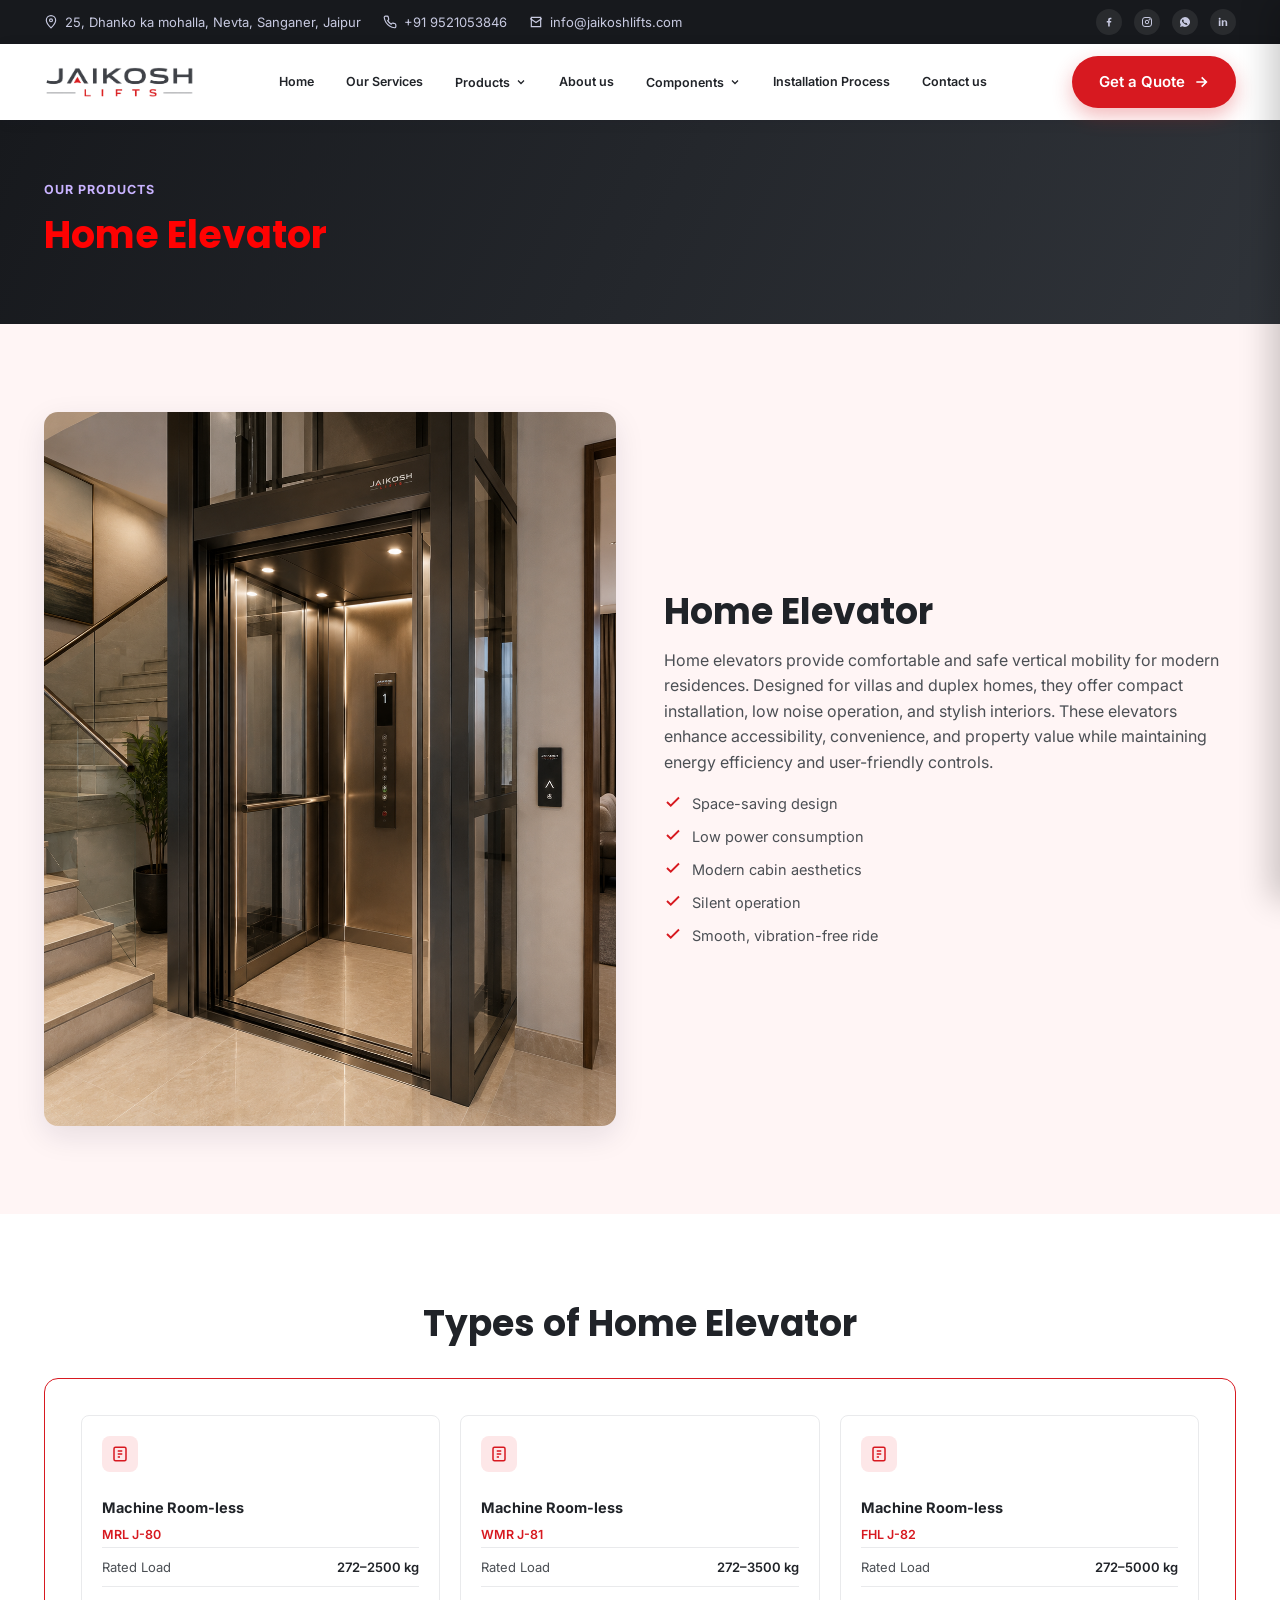
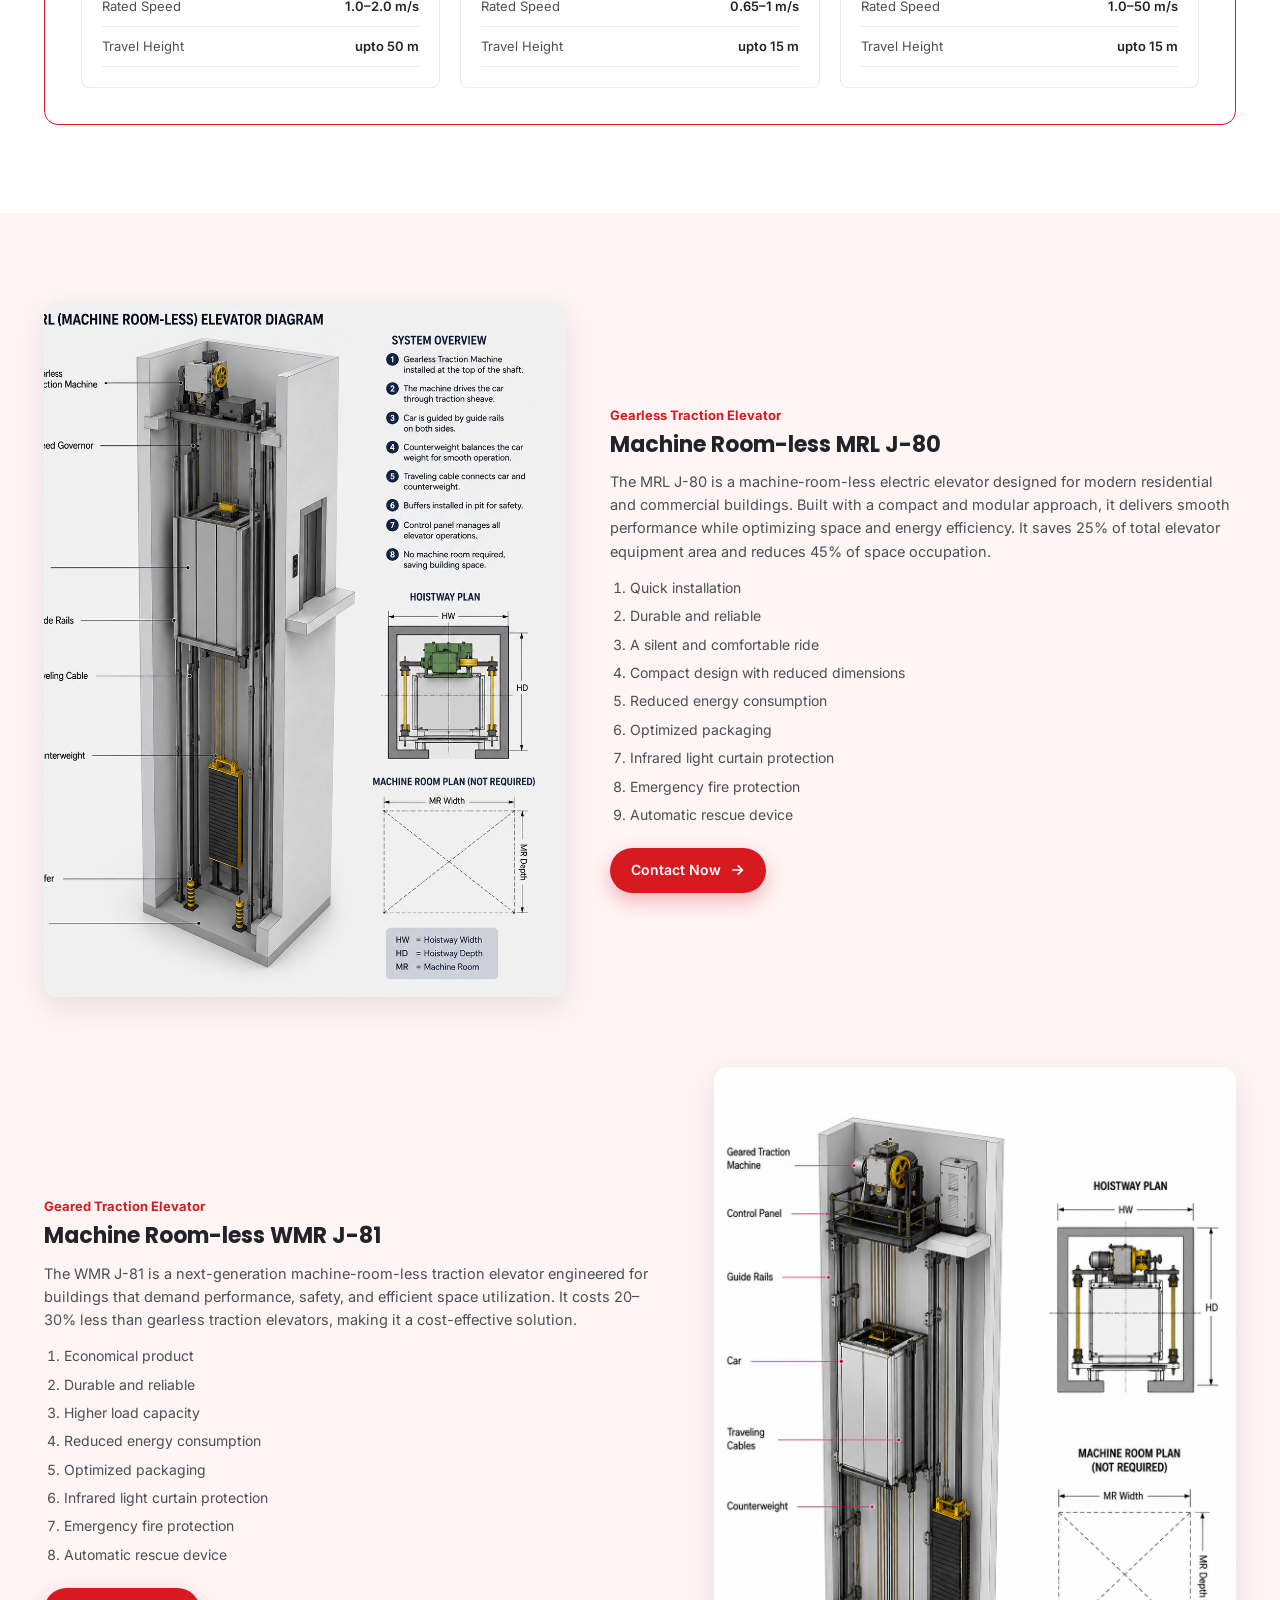
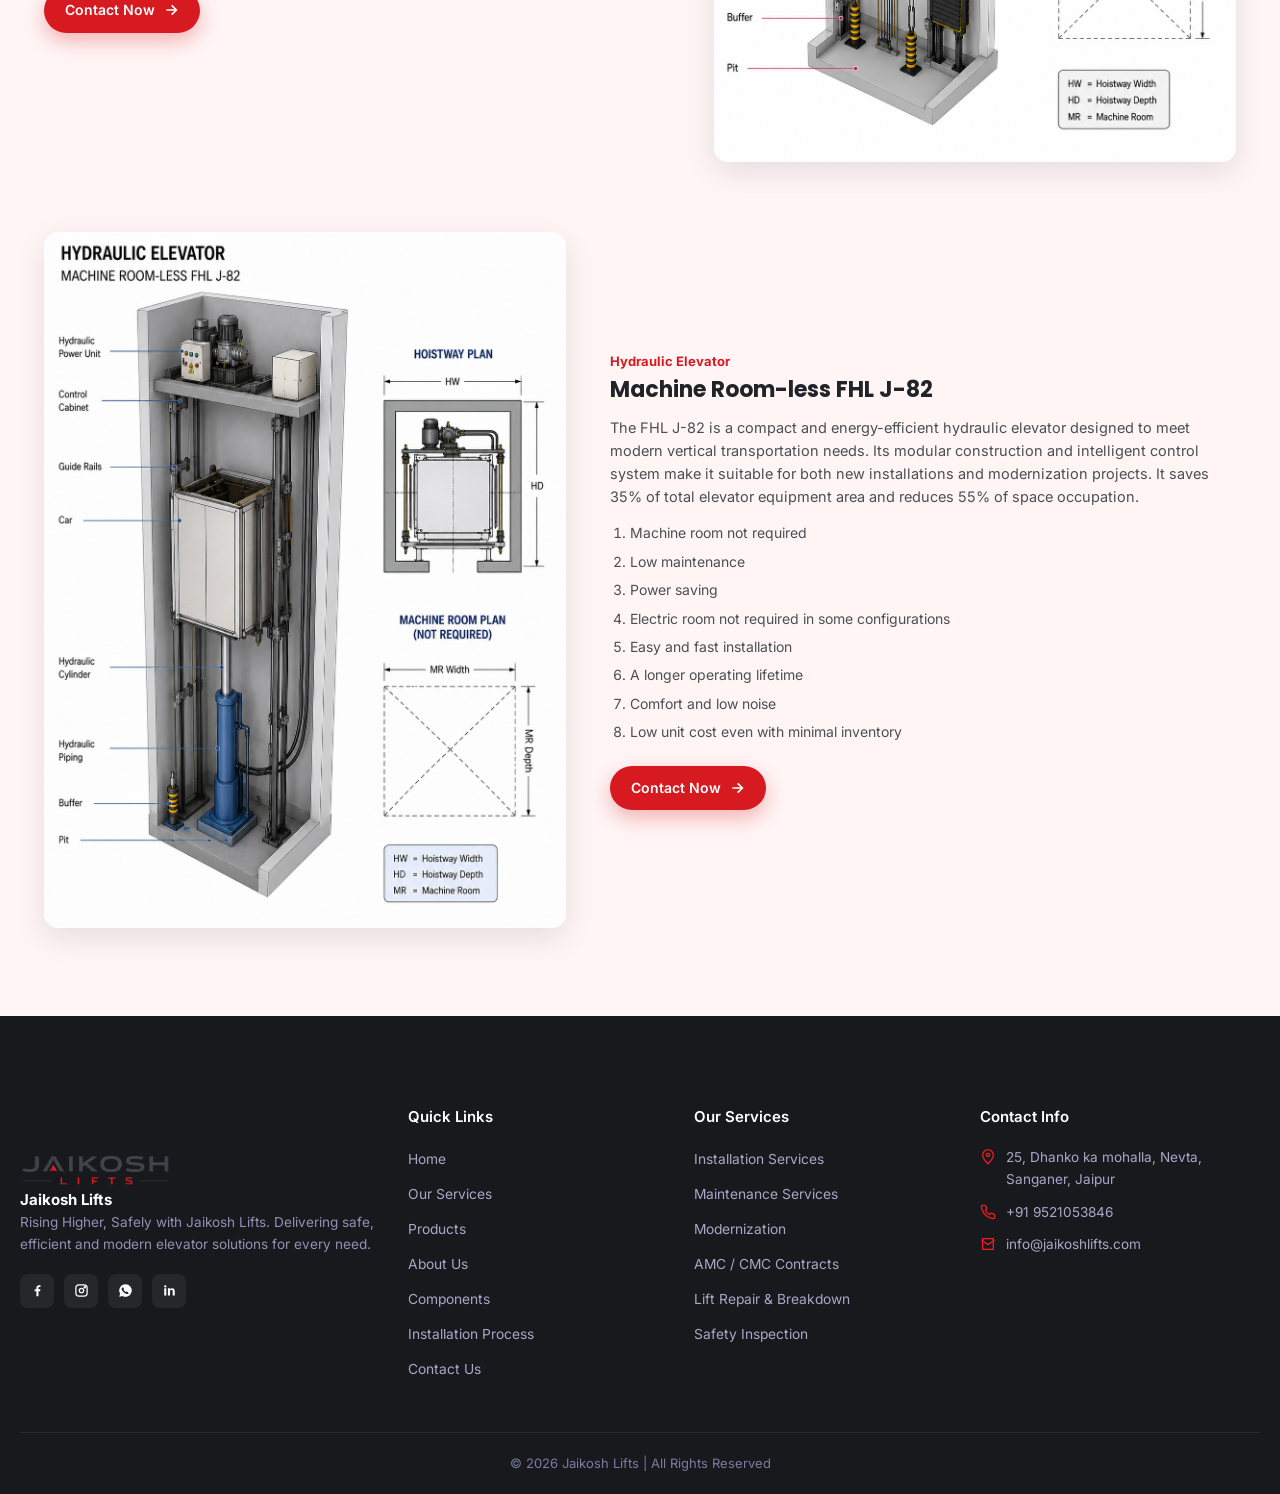
<file: Jaikoshlifts html (2)/Jaikoshlifts html/home-elevator.html>
<!DOCTYPE html>
<html lang="en">
<head>
<meta charset="UTF-8">
<meta name="viewport" content="width=device-width, initial-scale=1.0">
<title>Home Elevator | Jaikosh Lifts</title>
<link rel="preconnect" href="https://fonts.googleapis.com">
<link href="https://fonts.googleapis.com/css2?family=Inter:wght@400;500;600;700&family=Poppins:wght@600;700&display=swap" rel="stylesheet">
<link rel="stylesheet" href="css/style.css">
</head>
<body data-page="products">

<div id="site-header-mount"></div>

<section class="page-hero">
  <div class="container">
    <span class="eyebrow" style="color:#c9b3ff;">Our Products</span>
    <h1 Style="color:#ff0202;">Home Elevator</h1>
  </div>
</section>

<section class="section section-alt">
  <div class="container split-block">
    <div class="split-media">
      <img src="images\Home Elevator.png" alt="Home elevator in modern villa">
    </div>
    <div class="split-copy">
      <h2 class="section-title">Home Elevator</h2>
      <p>Home elevators provide comfortable and safe vertical mobility for modern residences. Designed for villas and duplex homes, they offer compact installation, low noise operation, and stylish interiors. These elevators enhance accessibility, convenience, and property value while maintaining energy efficiency and user-friendly controls.</p>
      <ul class="check-list">
        <li><svg viewBox="0 0 24 24" fill="none" stroke="currentColor" stroke-width="2.5"><path d="M20 6 9 17l-5-5"/></svg>Space-saving design</li>
        <li><svg viewBox="0 0 24 24" fill="none" stroke="currentColor" stroke-width="2.5"><path d="M20 6 9 17l-5-5"/></svg>Low power consumption</li>
        <li><svg viewBox="0 0 24 24" fill="none" stroke="currentColor" stroke-width="2.5"><path d="M20 6 9 17l-5-5"/></svg>Modern cabin aesthetics</li>
        <li><svg viewBox="0 0 24 24" fill="none" stroke="currentColor" stroke-width="2.5"><path d="M20 6 9 17l-5-5"/></svg>Silent operation</li>
        <li><svg viewBox="0 0 24 24" fill="none" stroke="currentColor" stroke-width="2.5"><path d="M20 6 9 17l-5-5"/></svg>Smooth, vibration-free ride</li>
      </ul>
    </div>
  </div>
</section>

<section class="section">
  <div class="container">
    <h2 class="section-title" style="text-align:center;margin-bottom:32px;">Types of Home Elevator</h2>
    <div class="spec-panel">
      <div class="spec-cards">
        <div class="spec-card">
          <span class="spec-ico"><svg viewBox="0 0 24 24" fill="none" stroke="currentColor" stroke-width="2"><rect x="4" y="3" width="16" height="18" rx="2"/><path d="M9 8h6M9 12h6M9 16h3"/></svg></span>
          <h5>Machine Room-less</h5>
          <span class="model">MRL J-80</span>
          <div class="spec-table">
            <div><span>Rated Load</span><strong>272–2500 kg</strong></div>
            <div><span>Rated Speed</span><strong>1.0–2.0 m/s</strong></div>
            <div><span>Travel Height</span><strong>upto 50 m</strong></div>
          </div>
        </div>
        <div class="spec-card">
          <span class="spec-ico"><svg viewBox="0 0 24 24" fill="none" stroke="currentColor" stroke-width="2"><rect x="4" y="3" width="16" height="18" rx="2"/><path d="M9 8h6M9 12h6M9 16h3"/></svg></span>
          <h5>Machine Room-less</h5>
          <span class="model">WMR J-81</span>
          <div class="spec-table">
            <div><span>Rated Load</span><strong>272–3500 kg</strong></div>
            <div><span>Rated Speed</span><strong>0.65–1 m/s</strong></div>
            <div><span>Travel Height</span><strong>upto 15 m</strong></div>
          </div>
        </div>
        <div class="spec-card">
          <span class="spec-ico"><svg viewBox="0 0 24 24" fill="none" stroke="currentColor" stroke-width="2"><rect x="4" y="3" width="16" height="18" rx="2"/><path d="M9 8h6M9 12h6M9 16h3"/></svg></span>
          <h5>Machine Room-less</h5>
          <span class="model">FHL J-82</span>
          <div class="spec-table">
            <div><span>Rated Load</span><strong>272–5000 kg</strong></div>
            <div><span>Rated Speed</span><strong>1.0–50 m/s</strong></div>
            <div><span>Travel Height</span><strong>upto 15 m</strong></div>
          </div>
        </div>
      </div>
    </div>
  </div>
</section>

<section class="section section-alt">
  <div class="container" style="display:grid;gap:70px;">

    <div class="model-row">
      <div class="model-media"><img src="images\Machine Room-less MRL J-80.png" alt="MRL J-80 home elevator"></div>
      <div class="model-copy">
        <span class="tag">Gearless Traction Elevator</span>
        <h3>Machine Room-less MRL J-80</h3>
        <p>The MRL J-80 is a machine-room-less electric elevator designed for modern residential and commercial buildings. Built with a compact and modular approach, it delivers smooth performance while optimizing space and energy efficiency. It saves 25% of total elevator equipment area and reduces 45% of space occupation.</p>
        <ol>
          <li>Quick installation</li>
          <li>Durable and reliable</li>
          <li>A silent and comfortable ride</li>
          <li>Compact design with reduced dimensions</li>
          <li>Reduced energy consumption</li>
          <li>Optimized packaging</li>
          <li>Infrared light curtain protection</li>
          <li>Emergency fire protection</li>
          <li>Automatic rescue device</li>
        </ol>
        <a href="contact.html" class="btn btn-primary btn-sm">Contact Now
          <svg viewBox="0 0 24 24" fill="none" stroke="currentColor" stroke-width="2.5"><path d="M5 12h14M13 5l7 7-7 7"/></svg>
        </a>
      </div>
    </div>

    <div class="model-row reverse">
      <div class="model-media"><img src="images\Machine Room-less WMR J-81.png" alt="WMR J-81 home elevator"></div>
      <div class="model-copy">
        <span class="tag">Geared Traction Elevator</span>
        <h3>Machine Room-less WMR J-81</h3>
        <p>The WMR J-81 is a next-generation machine-room-less traction elevator engineered for buildings that demand performance, safety, and efficient space utilization. It costs 20–30% less than gearless traction elevators, making it a cost-effective solution.</p>
        <ol>
          <li>Economical product</li>
          <li>Durable and reliable</li>
          <li>Higher load capacity</li>
          <li>Reduced energy consumption</li>
          <li>Optimized packaging</li>
          <li>Infrared light curtain protection</li>
          <li>Emergency fire protection</li>
          <li>Automatic rescue device</li>
        </ol>
        <a href="contact.html" class="btn btn-primary btn-sm">Contact Now
          <svg viewBox="0 0 24 24" fill="none" stroke="currentColor" stroke-width="2.5"><path d="M5 12h14M13 5l7 7-7 7"/></svg>
        </a>
      </div>
    </div>

    <div class="model-row">
      <div class="model-media"><img src="images\Machine Room-less FHL J-82.png" alt="FHL J-82 home elevator"></div>
      <div class="model-copy">
        <span class="tag">Hydraulic Elevator</span>
        <h3>Machine Room-less FHL J-82</h3>
        <p>The FHL J-82 is a compact and energy-efficient hydraulic elevator designed to meet modern vertical transportation needs. Its modular construction and intelligent control system make it suitable for both new installations and modernization projects. It saves 35% of total elevator equipment area and reduces 55% of space occupation.</p>
        <ol>
          <li>Machine room not required</li>
          <li>Low maintenance</li>
          <li>Power saving</li>
          <li>Electric room not required in some configurations</li>
          <li>Easy and fast installation</li>
          <li>A longer operating lifetime</li>
          <li>Comfort and low noise</li>
          <li>Low unit cost even with minimal inventory</li>
        </ol>
        <a href="contact.html" class="btn btn-primary btn-sm">Contact Now
          <svg viewBox="0 0 24 24" fill="none" stroke="currentColor" stroke-width="2.5"><path d="M5 12h14M13 5l7 7-7 7"/></svg>
        </a>
      </div>
    </div>

  </div>
</section>

<div id="site-footer-mount"></div>
<script src="js/header.js"></script>
<script src="js/footer.js"></script>
<script src="js/main.js"></script>
</body>
</html>
</file>
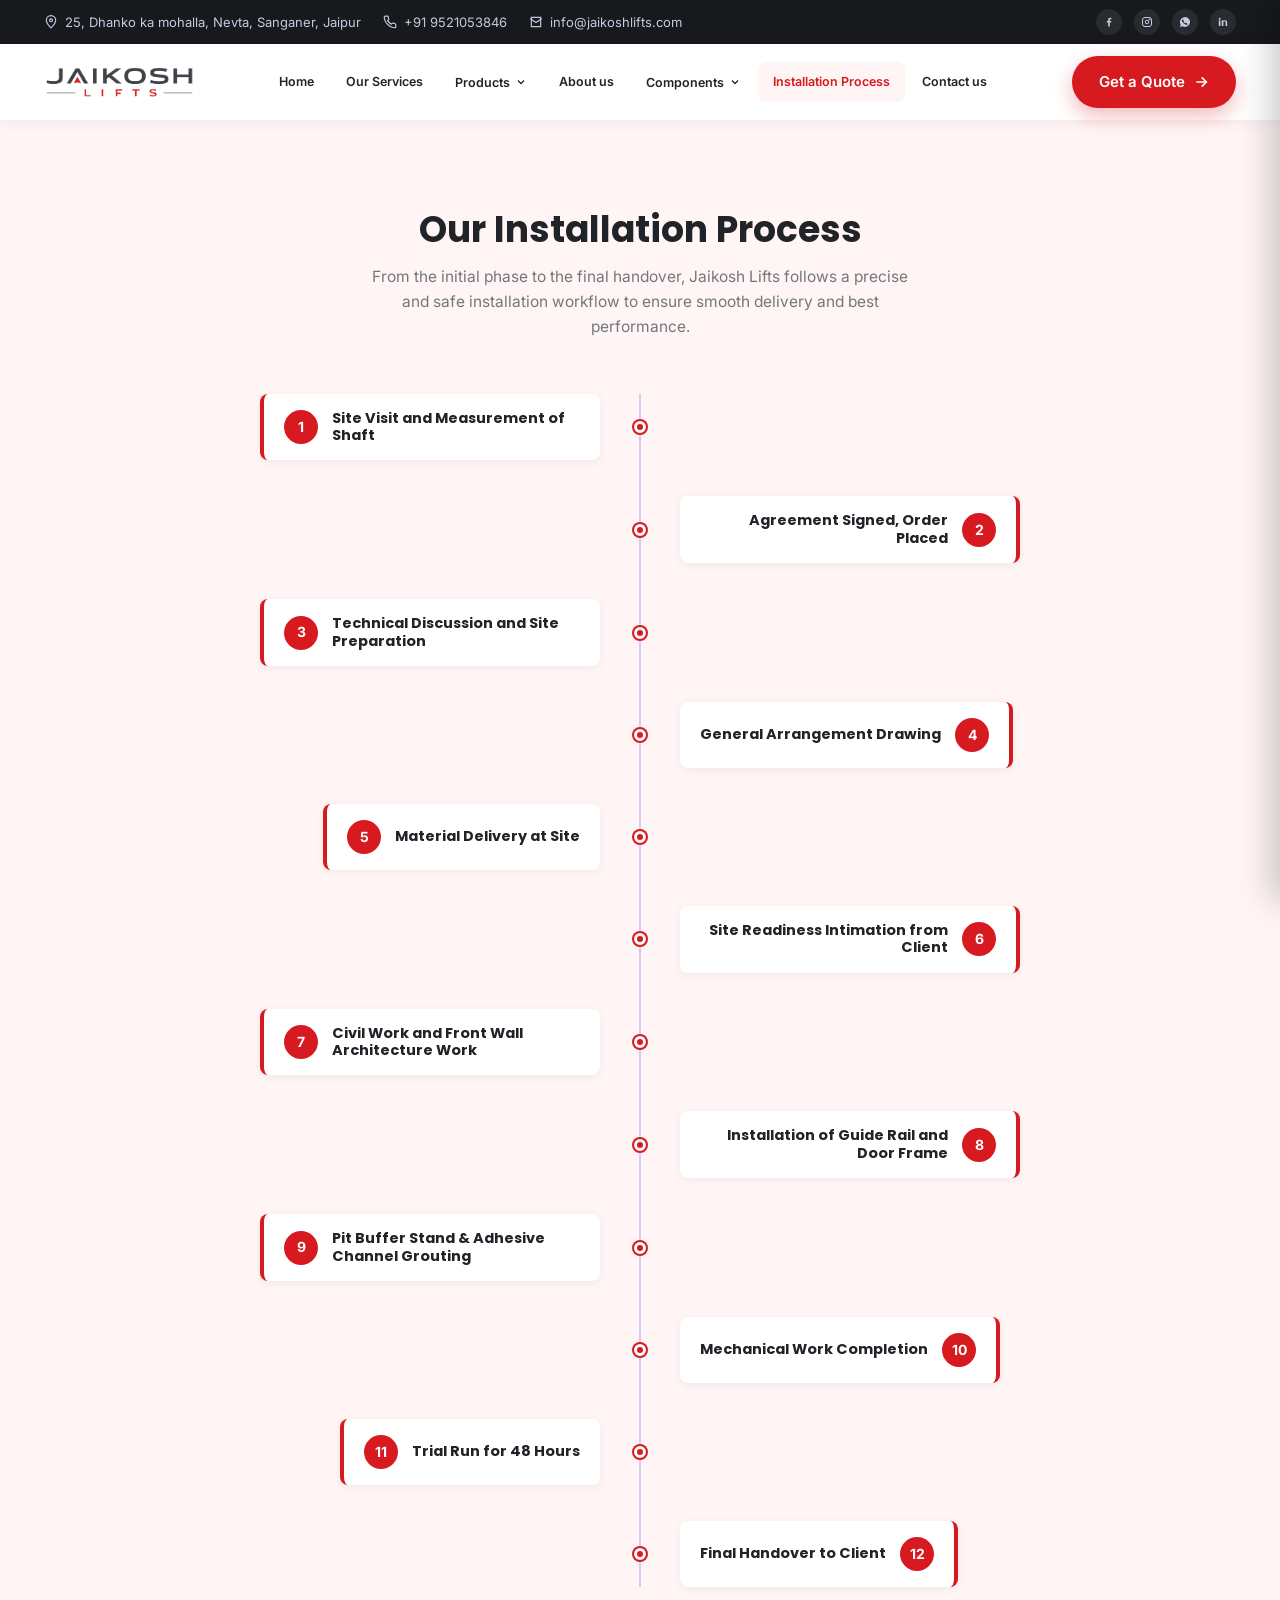
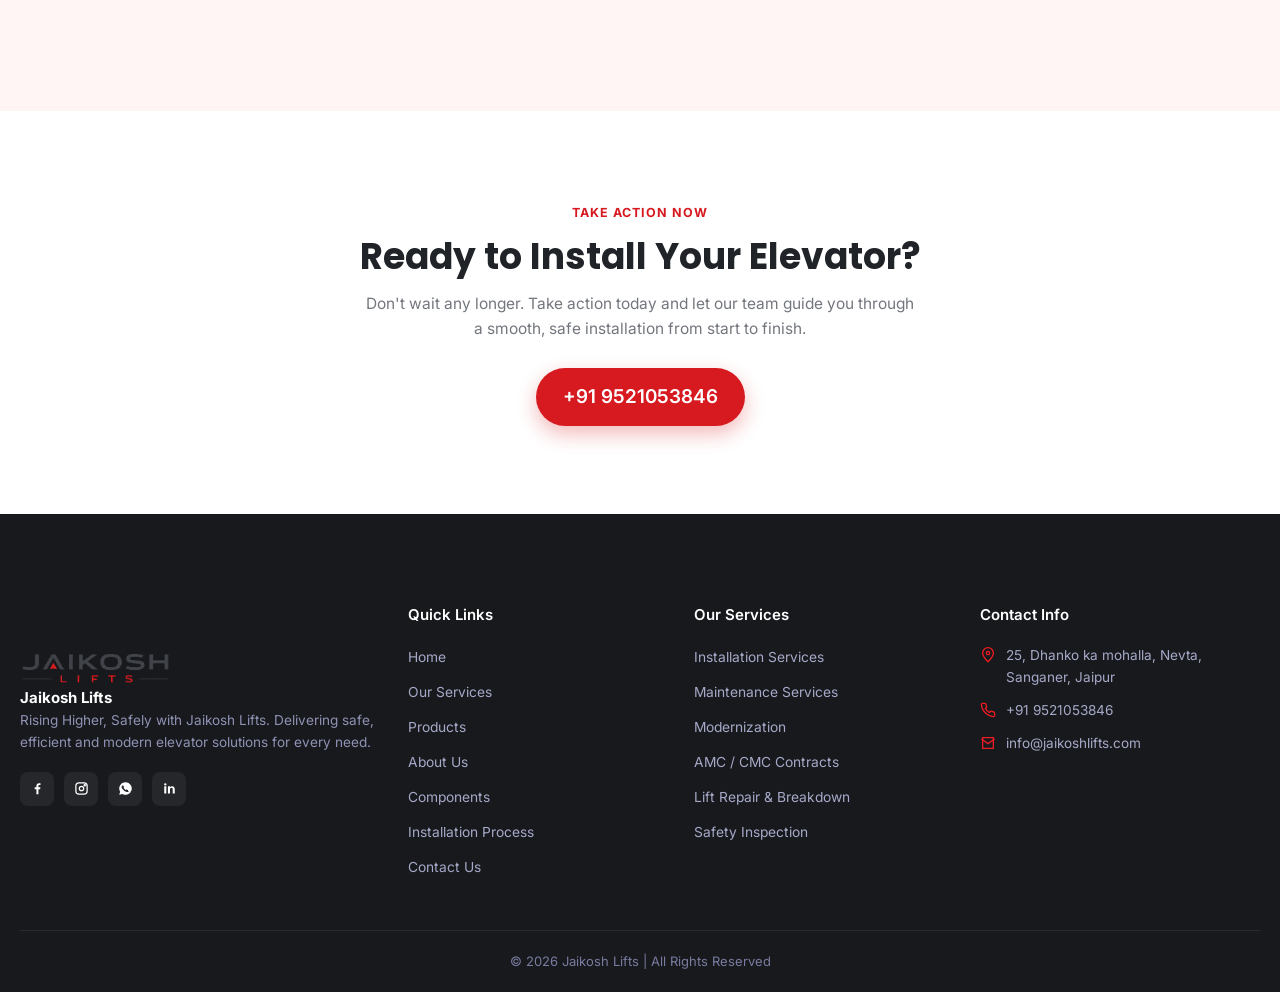
<file: Jaikoshlifts html (2)/Jaikoshlifts html/installation-process.html>
<!DOCTYPE html>
<html lang="en">
<head>
<meta charset="UTF-8">
<meta name="viewport" content="width=device-width, initial-scale=1.0">
<title>Installation Process | Jaikosh Lifts</title>
<link rel="preconnect" href="https://fonts.googleapis.com">
<link href="https://fonts.googleapis.com/css2?family=Inter:wght@400;500;600;700&family=Poppins:wght@600;700&display=swap" rel="stylesheet">
<link rel="stylesheet" href="css/style.css">
</head>
<body data-page="process">

<div id="site-header-mount"></div>

<section class="section section-alt">
  <div class="container">
    <div style="text-align:center;max-width:680px;margin:0 auto 54px;">
      <h1 class="section-title">Our Installation Process</h1>
      <p class="section-sub" style="margin:0 auto;">From the initial phase to the final handover, Jaikosh Lifts follows a precise and safe installation workflow to ensure smooth delivery and best performance.</p>
    </div>

    <div class="timeline" id="timeline">
      <!-- items injected by JS below, keeps markup short and easy to re-order -->
    </div>
  </div>
</section>

<section class="section" style="text-align:center;">
  <div class="container">
    <span class="eyebrow">Take Action Now</span>
    <h2 class="section-title" style="margin:0 auto 14px;max-width:640px;">Ready to Install Your Elevator?</h2>
    <p class="section-sub" style="margin:0 auto 26px;">Don't wait any longer. Take action today and let our team guide you through a smooth, safe installation from start to finish.</p>
    <a href="tel:+919521053846" class="btn btn-primary" style="font-size:19px;">
      +91 9521053846
    </a>
  </div>
</section>

<div id="site-footer-mount"></div>
<script src="js/header.js"></script>
<script src="js/footer.js"></script>
<script src="js/main.js"></script>
<script>
  const steps = [
    "Site Visit and Measurement of Shaft",
    "Agreement Signed, Order Placed",
    "Technical Discussion and Site Preparation",
    "General Arrangement Drawing",
    "Material Delivery at Site",
    "Site Readiness Intimation from Client",
    "Civil Work and Front Wall Architecture Work",
    "Installation of Guide Rail and Door Frame",
    "Pit Buffer Stand & Adhesive Channel Grouting",
    "Mechanical Work Completion",
    "Trial Run for 48 Hours",
    "Final Handover to Client"
  ];
  const wrap = document.getElementById('timeline');
  wrap.innerHTML = steps.map((text, i) => `
    <div class="timeline-item">
      <div class="timeline-card">
        <span class="timeline-num">${i + 1}</span>
        <h4>${text}</h4>
      </div>
      <span class="timeline-dot"></span>
    </div>
  `).join('');
</script>
</body>
</html>
</file>
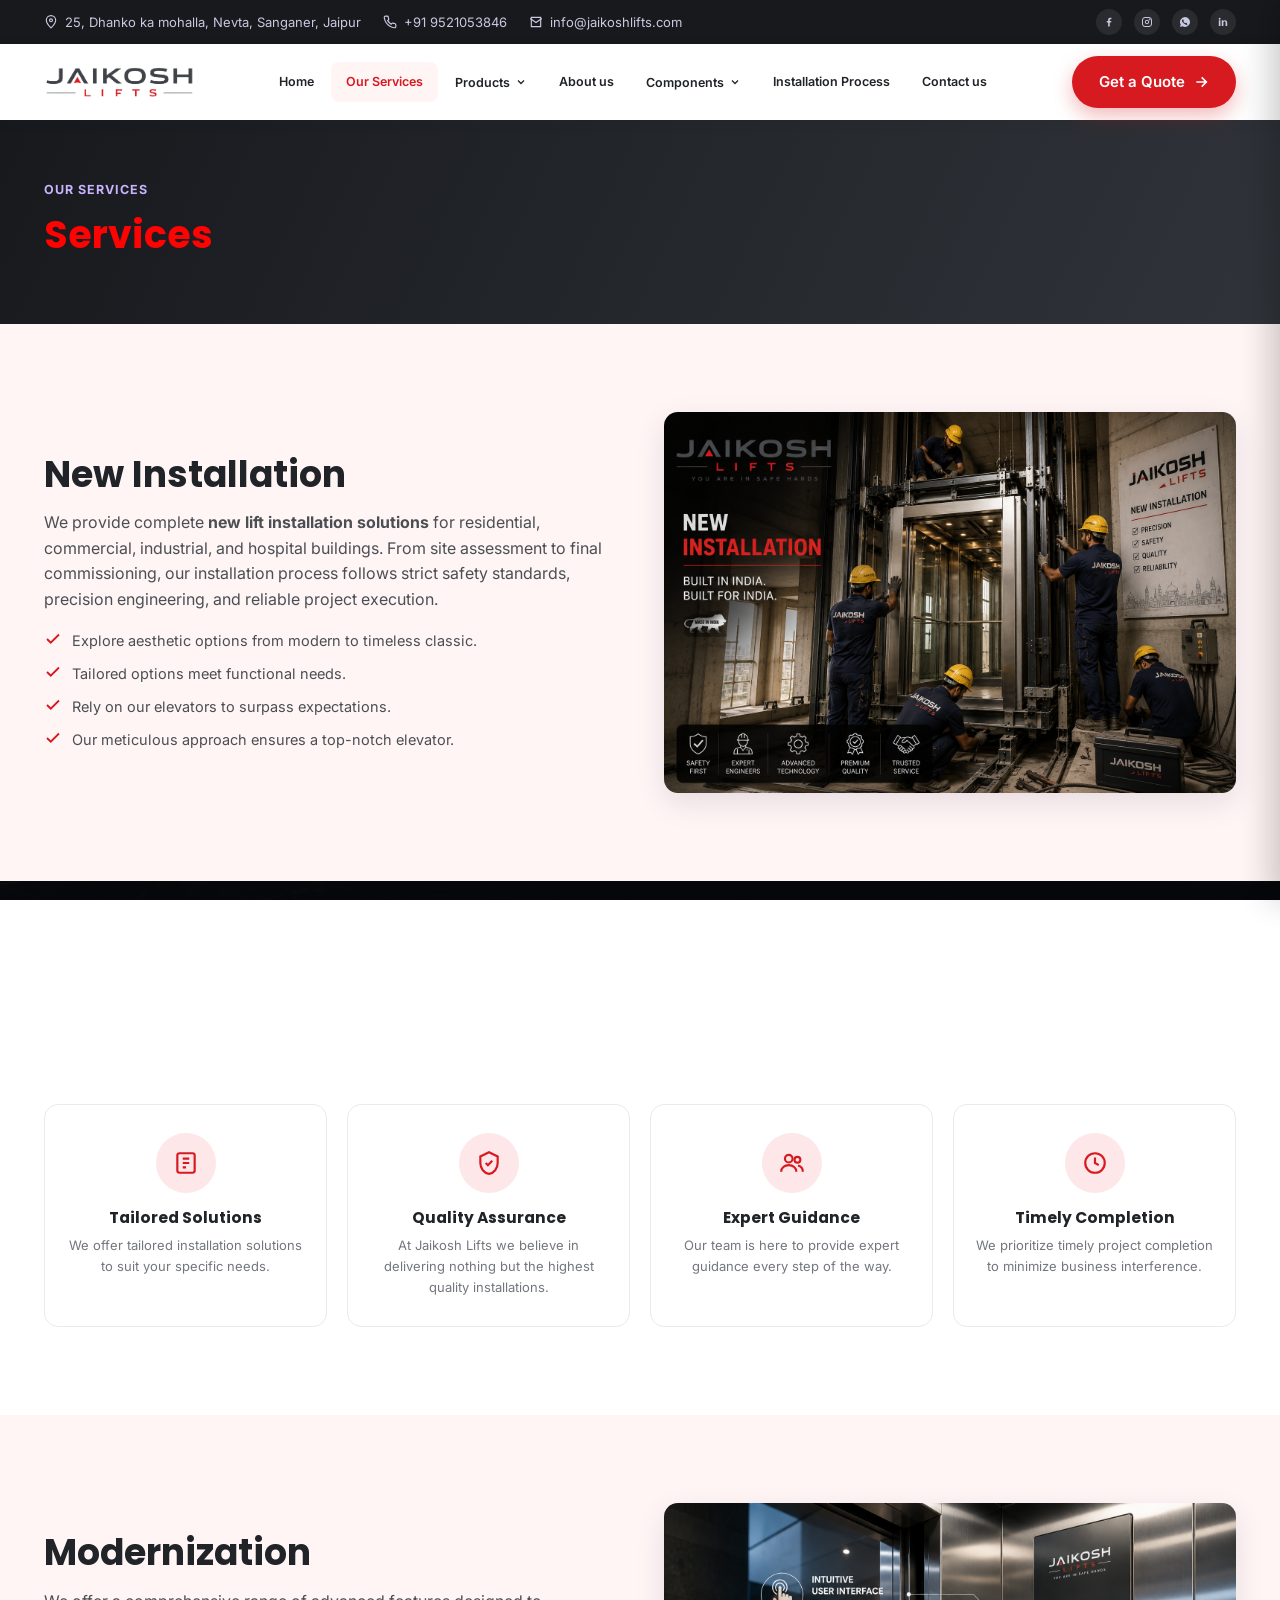
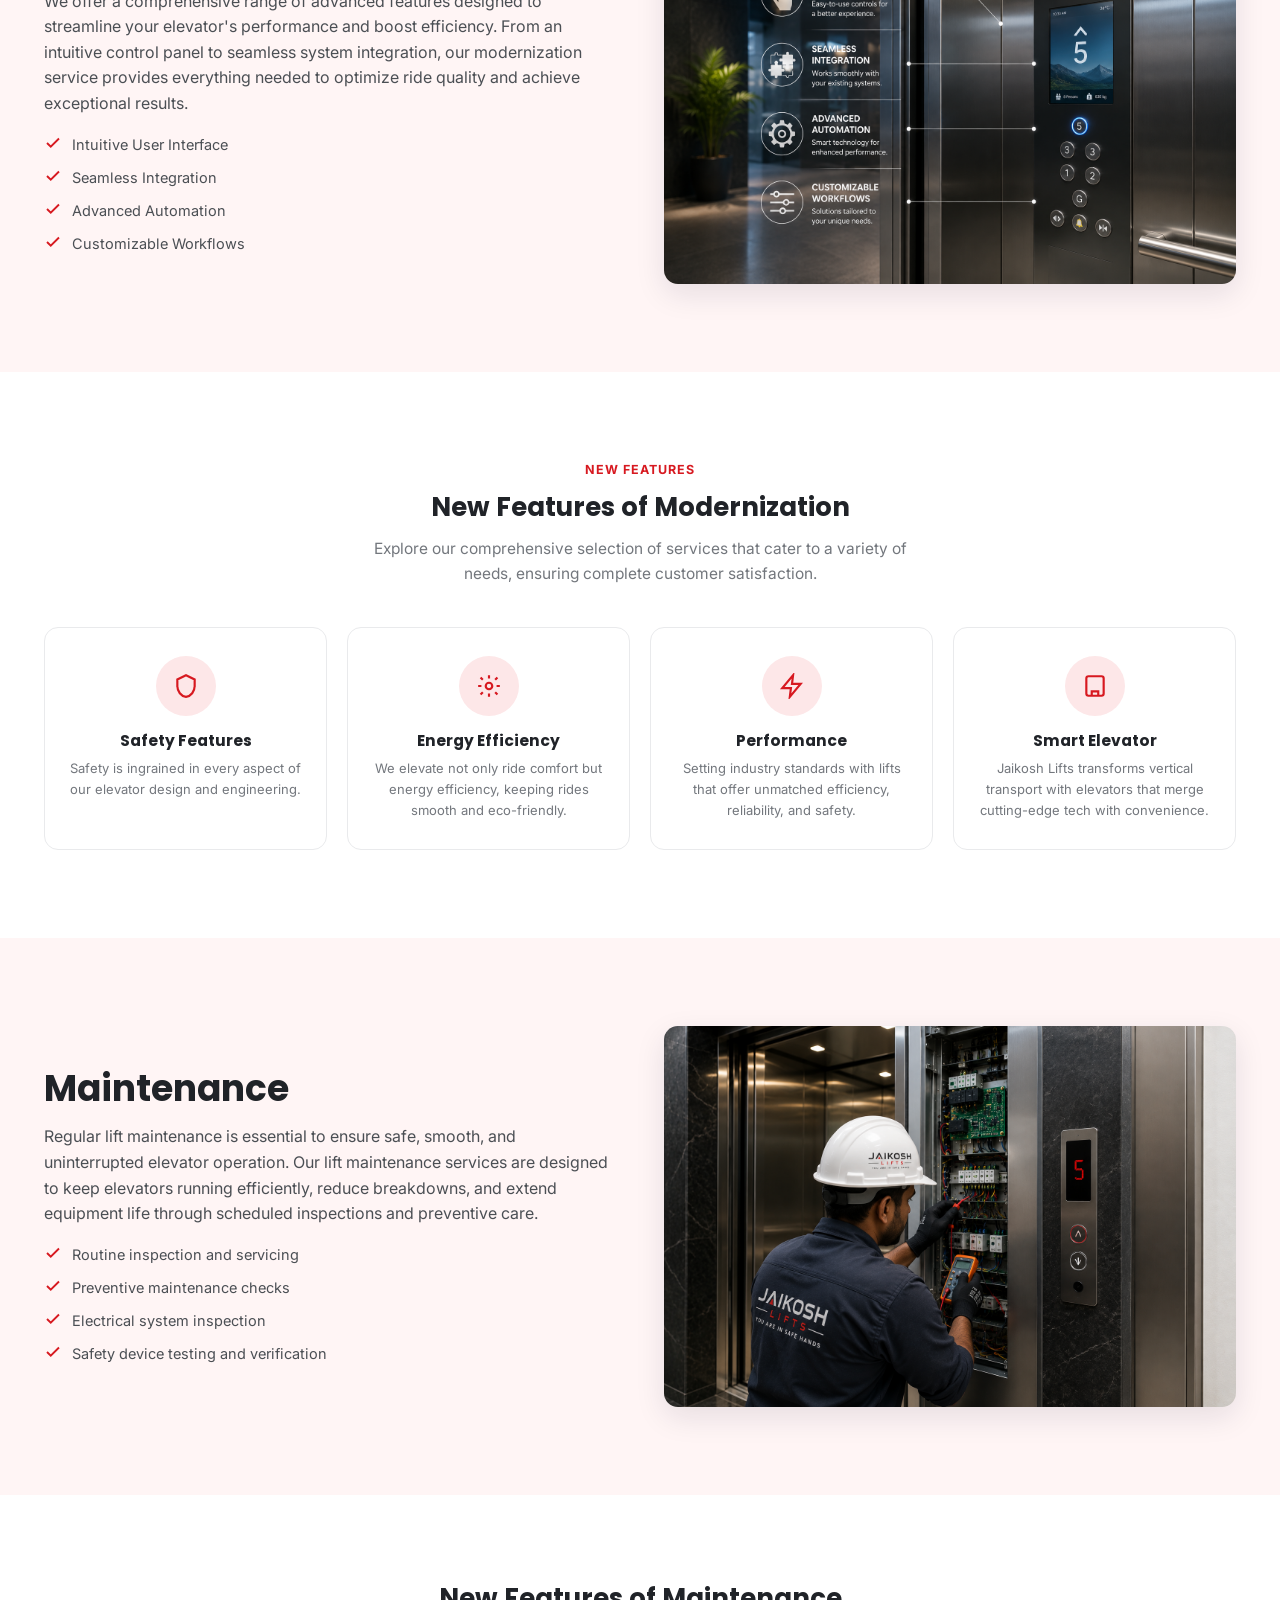
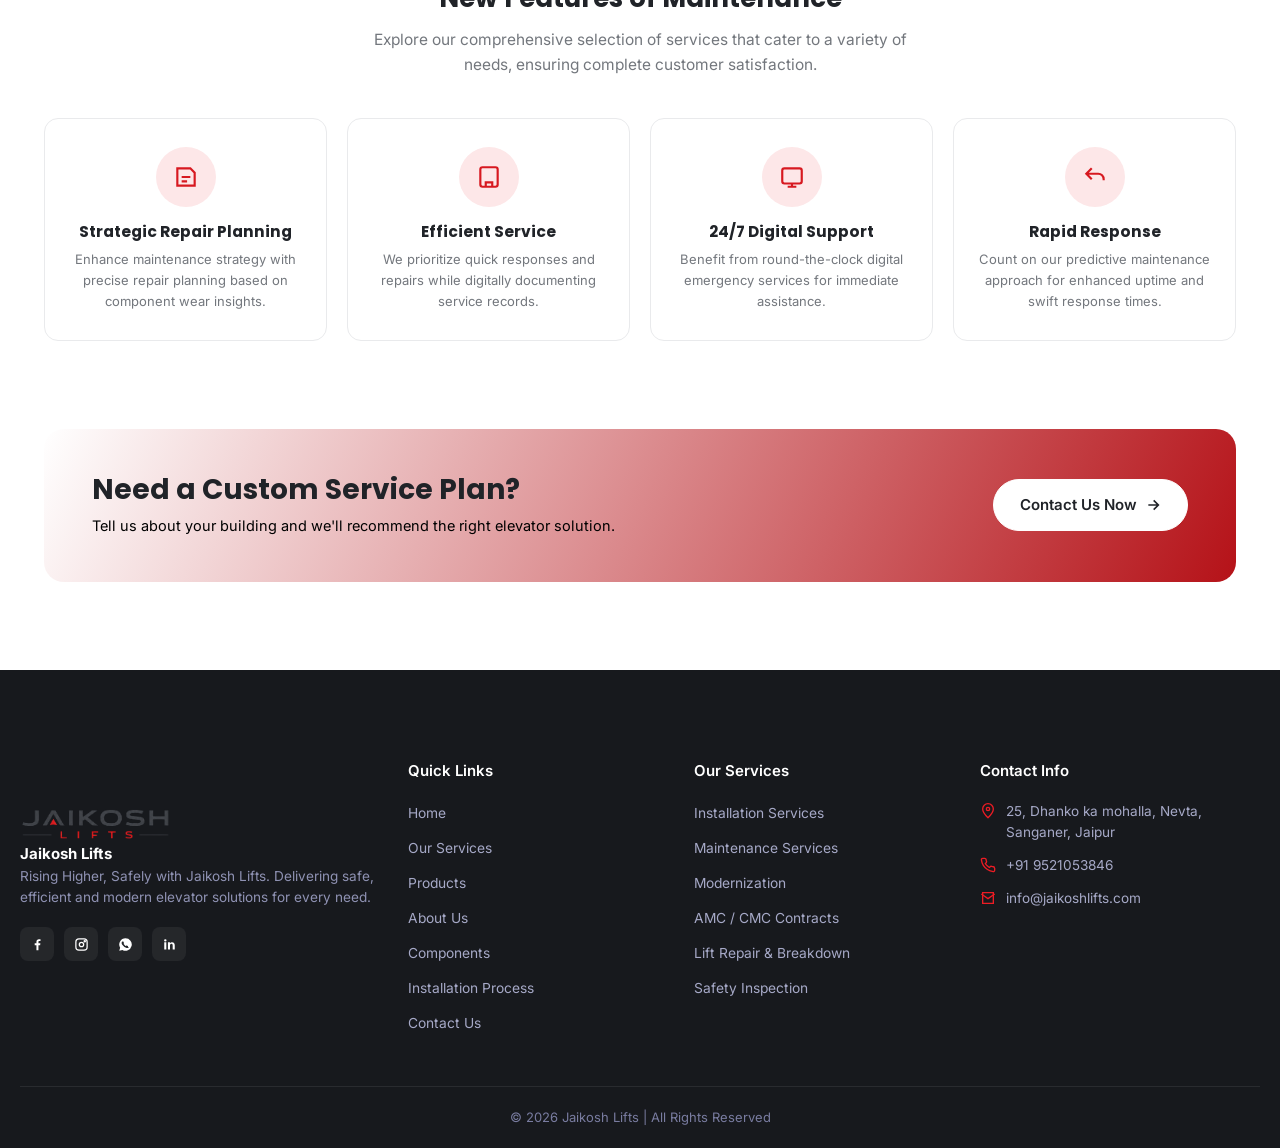
<file: Jaikoshlifts html (2)/Jaikoshlifts html/services.html>
<!DOCTYPE html>
<html lang="en">
<head>
<meta charset="UTF-8">
<meta name="viewport" content="width=device-width, initial-scale=1.0">
<title>Our Services | Jaikosh Lifts</title>
<link rel="preconnect" href="https://fonts.googleapis.com">
<link href="https://fonts.googleapis.com/css2?family=Inter:wght@400;500;600;700&family=Poppins:wght@600;700&display=swap" rel="stylesheet">
<link rel="stylesheet" href="css/style.css">
</head>
<body data-page="services">

<div id="site-header-mount"></div>

<section class="page-hero">
  <div class="container">
    <span class="eyebrow" style="color:#c9b3ff;">Our Services</span>
    <h1 Style="color:#ff0202;">Services</h1>
  </div>
</section>

<!-- ===== NEW INSTALLATION ===== -->
<section class="section section-alt" id="installation">
  <div class="container split-block">
    <div class="split-copy">
      <h2 class="section-title">New Installation</h2>
      <p>We provide complete <strong>new lift installation solutions</strong> for residential, commercial, industrial, and hospital buildings. From site assessment to final commissioning, our installation process follows strict safety standards, precision engineering, and reliable project execution.</p>
      <ul class="check-list">
        <li><svg viewBox="0 0 24 24" fill="none" stroke="currentColor" stroke-width="2.5"><path d="M20 6 9 17l-5-5"/></svg>Explore aesthetic options from modern to timeless classic.</li>
        <li><svg viewBox="0 0 24 24" fill="none" stroke="currentColor" stroke-width="2.5"><path d="M20 6 9 17l-5-5"/></svg>Tailored options meet functional needs.</li>
        <li><svg viewBox="0 0 24 24" fill="none" stroke="currentColor" stroke-width="2.5"><path d="M20 6 9 17l-5-5"/></svg>Rely on our elevators to surpass expectations.</li>
        <li><svg viewBox="0 0 24 24" fill="none" stroke="currentColor" stroke-width="2.5"><path d="M20 6 9 17l-5-5"/></svg>Our meticulous approach ensures a top-notch elevator.</li>
      </ul>
    </div>
    <div class="split-media">
      <img src="images\New Installation.png" alt="Elevator installation team at work">
    </div>
  </div>
</section>

<section class="section premium-bg">
    <div class="container">
    <div style="text-align:center;max-width:600px;margin:0 auto 40px;">
      <h3 class="section-title" style="font-size:26px;">New Features of Installation</h3>
      <p class="section-sub" style="margin:0 auto;">Explore our comprehensive selection of services that cater to a variety of needs, ensuring complete customer satisfaction.</p>
    </div>
    <div class="feature-card-grid">
      <div class="feature-card">
        <span class="ico"><svg viewBox="0 0 24 24" fill="none" stroke="currentColor" stroke-width="2"><rect x="4" y="3" width="16" height="18" rx="2"/><path d="M9 8h6M9 12h6M9 16h3"/></svg></span>
        <h4>Tailored Solutions</h4>
        <p>We offer tailored installation solutions to suit your specific needs.</p>
      </div>
      <div class="feature-card">
        <span class="ico"><svg viewBox="0 0 24 24" fill="none" stroke="currentColor" stroke-width="2"><path d="M12 2 4 6v6c0 5 3.4 9.4 8 10 4.6-.6 8-5 8-10V6Z"/><path d="m9 12 2 2 4-4"/></svg></span>
        <h4>Quality Assurance</h4>
        <p>At Jaikosh Lifts we believe in delivering nothing but the highest quality installations.</p>
      </div>
      <div class="feature-card">
        <span class="ico"><svg viewBox="0 0 24 24" fill="none" stroke="currentColor" stroke-width="2"><circle cx="9" cy="8" r="3.5"/><path d="M2 20c0-3.5 3-6 7-6s7 2.5 7 6"/><circle cx="17" cy="9" r="2.7"/><path d="M17.5 14.3c2.6.6 4.5 2.6 4.5 5.7"/></svg></span>
        <h4>Expert Guidance</h4>
        <p>Our team is here to provide expert guidance every step of the way.</p>
      </div>
      <div class="feature-card">
        <span class="ico"><svg viewBox="0 0 24 24" fill="none" stroke="currentColor" stroke-width="2"><circle cx="12" cy="12" r="9"/><path d="M12 7v5l3.5 2"/></svg></span>
        <h4>Timely Completion</h4>
        <p>We prioritize timely project completion to minimize business interference.</p>
      </div>
    </div>
  </div>
</section>

<!-- ===== MODERNIZATION ===== -->
<section class="section section-alt" id="modernization">
  <div class="container split-block reverse">
    <div class="split-copy">
      <h2 class="section-title">Modernization</h2>
      <p>We offer a comprehensive range of advanced features designed to streamline your elevator's performance and boost efficiency. From an intuitive control panel to seamless system integration, our modernization service provides everything needed to optimize ride quality and achieve exceptional results.</p>
      <ul class="check-list">
        <li><svg viewBox="0 0 24 24" fill="none" stroke="currentColor" stroke-width="2.5"><path d="M20 6 9 17l-5-5"/></svg>Intuitive User Interface</li>
        <li><svg viewBox="0 0 24 24" fill="none" stroke="currentColor" stroke-width="2.5"><path d="M20 6 9 17l-5-5"/></svg>Seamless Integration</li>
        <li><svg viewBox="0 0 24 24" fill="none" stroke="currentColor" stroke-width="2.5"><path d="M20 6 9 17l-5-5"/></svg>Advanced Automation</li>
        <li><svg viewBox="0 0 24 24" fill="none" stroke="currentColor" stroke-width="2.5"><path d="M20 6 9 17l-5-5"/></svg>Customizable Workflows</li>
      </ul>
    </div>
    <div class="split-media">
      <img src="images\Modernization.png" alt="Elevator control panel modernization">
    </div>
  </div>
</section>

<section class="section">
  <div class="container">
    <div style="text-align:center;max-width:600px;margin:0 auto 40px;">
      <span class="eyebrow" style="display:block;">New Features</span>
      <h3 class="section-title" style="font-size:26px;">New Features of Modernization</h3>
      <p class="section-sub" style="margin:0 auto;">Explore our comprehensive selection of services that cater to a variety of needs, ensuring complete customer satisfaction.</p>
    </div>
    <div class="feature-card-grid">
      <div class="feature-card">
        <span class="ico"><svg viewBox="0 0 24 24" fill="none" stroke="currentColor" stroke-width="2"><path d="M12 2 4 6v6c0 5 3.4 9.4 8 10 4.6-.6 8-5 8-10V6Z"/></svg></span>
        <h4>Safety Features</h4>
        <p>Safety is ingrained in every aspect of our elevator design and engineering.</p>
      </div>
      <div class="feature-card">
        <span class="ico"><svg viewBox="0 0 24 24" fill="none" stroke="currentColor" stroke-width="2"><circle cx="12" cy="12" r="3"/><path d="M12 2v3M12 19v3M4.2 4.2l2.1 2.1M17.7 17.7l2.1 2.1M2 12h3M19 12h3M4.2 19.8l2.1-2.1M17.7 6.3l2.1-2.1"/></svg></span>
        <h4>Energy Efficiency</h4>
        <p>We elevate not only ride comfort but energy efficiency, keeping rides smooth and eco-friendly.</p>
      </div>
      <div class="feature-card">
        <span class="ico"><svg viewBox="0 0 24 24" fill="none" stroke="currentColor" stroke-width="2"><path d="M13 2 3 14h8l-1 8 10-12h-8z"/></svg></span>
        <h4>Performance</h4>
        <p>Setting industry standards with lifts that offer unmatched efficiency, reliability, and safety.</p>
      </div>
      <div class="feature-card">
        <span class="ico"><svg viewBox="0 0 24 24" fill="none" stroke="currentColor" stroke-width="2"><rect x="4" y="3" width="16" height="18" rx="2"/><path d="M9 21v-4h6v4"/></svg></span>
        <h4>Smart Elevator</h4>
        <p>Jaikosh Lifts transforms vertical transport with elevators that merge cutting-edge tech with convenience.</p>
      </div>
    </div>
  </div>
</section>

<!-- ===== MAINTENANCE ===== -->
<section class="section section-alt" id="maintenance">
  <div class="container split-block">
    <div class="split-copy">
      <h2 class="section-title">Maintenance</h2>
      <p>Regular lift maintenance is essential to ensure safe, smooth, and uninterrupted elevator operation. Our lift maintenance services are designed to keep elevators running efficiently, reduce breakdowns, and extend equipment life through scheduled inspections and preventive care.</p>
      <ul class="check-list">
        <li><svg viewBox="0 0 24 24" fill="none" stroke="currentColor" stroke-width="2.5"><path d="M20 6 9 17l-5-5"/></svg>Routine inspection and servicing</li>
        <li><svg viewBox="0 0 24 24" fill="none" stroke="currentColor" stroke-width="2.5"><path d="M20 6 9 17l-5-5"/></svg>Preventive maintenance checks</li>
        <li><svg viewBox="0 0 24 24" fill="none" stroke="currentColor" stroke-width="2.5"><path d="M20 6 9 17l-5-5"/></svg>Electrical system inspection</li>
        <li><svg viewBox="0 0 24 24" fill="none" stroke="currentColor" stroke-width="2.5"><path d="M20 6 9 17l-5-5"/></svg>Safety device testing and verification</li>
      </ul>
    </div>
    <div class="split-media">
      <img src="images\Maintenance.png" alt="Elevator maintenance technician">
    </div>
  </div>
</section>

<section class="section" id="amc">
  <div class="container">
    <div style="text-align:center;max-width:600px;margin:0 auto 40px;">
      <h3 class="section-title" style="font-size:26px;">New Features of Maintenance</h3>
      <p class="section-sub" style="margin:0 auto;">Explore our comprehensive selection of services that cater to a variety of needs, ensuring complete customer satisfaction.</p>
    </div>
    <div class="feature-card-grid">
      <div class="feature-card">
        <span class="ico"><svg viewBox="0 0 24 24" fill="none" stroke="currentColor" stroke-width="2"><path d="M4 4h12l4 4v12H4z"/><path d="M8 12h8M8 16h5"/></svg></span>
        <h4>Strategic Repair Planning</h4>
        <p>Enhance maintenance strategy with precise repair planning based on component wear insights.</p>
      </div>
      <div class="feature-card" id="repair">
        <span class="ico"><svg viewBox="0 0 24 24" fill="none" stroke="currentColor" stroke-width="2"><rect x="4" y="3" width="16" height="18" rx="2"/><path d="M9 21v-4h6v4"/></svg></span>
        <h4>Efficient Service</h4>
        <p>We prioritize quick responses and repairs while digitally documenting service records.</p>
      </div>
      <div class="feature-card" id="safety">
        <span class="ico"><svg viewBox="0 0 24 24" fill="none" stroke="currentColor" stroke-width="2"><rect x="3" y="4" width="18" height="14" rx="2"/><path d="M8 21h8M12 18v3"/></svg></span>
        <h4>24/7 Digital Support</h4>
        <p>Benefit from round-the-clock digital emergency services for immediate assistance.</p>
      </div>
      <div class="feature-card">
        <span class="ico"><svg viewBox="0 0 24 24" fill="none" stroke="currentColor" stroke-width="2"><path d="M9 14 4 9l5-5M4 9h11a5 5 0 0 1 5 5v1"/></svg></span>
        <h4>Rapid Response</h4>
        <p>Count on our predictive maintenance approach for enhanced uptime and swift response times.</p>
      </div>
    </div>
  </div>
</section>

<section class="section" style="padding-top:0;">
  <div class="container">
    <div class="cta-banner">
      <div>
        <h3>Need a Custom Service Plan?</h3>
        <p>Tell us about your building and we'll recommend the right elevator solution.</p>
      </div>
      <a href="contact.html" class="btn btn-outline">Contact Us Now
        <svg viewBox="0 0 24 24" fill="none" stroke="currentColor" stroke-width="2.5"><path d="M5 12h14M13 5l7 7-7 7"/></svg>
      </a>
    </div>
  </div>
</section>

<div id="site-footer-mount"></div>
<script src="js/header.js"></script>
<script src="js/footer.js"></script>
<script src="js/main.js"></script>
</body>
</html>
</file>
<file: Jaikoshlifts html (2)/Jaikoshlifts html/css/style.css>
/* ==========================================================================
   Jaikosh Lifts — Global Stylesheet
   Used by every page. Header & footer markup is injected by js/header.js
   and js/footer.js so it stays identical across the whole site.
   ========================================================================== */

:root{
  --navy-900:#17191d;
  --navy-800:#23272c;
  --navy-700:#30343a;
  --purple-700:#b51218;
  --purple-600:#d71920;
  --purple-500:#ed1c24;
  --purple-100:#fde7e8;
  --purple-50:#fff5f5;
  --ink:#202328;
  --gray-700:#4b4f54;
  --gray-500:#73777d;
  --gray-300:#c7c9cc;
  --gray-100:#e9eaec;
  --white:#ffffff;
  --success:#22c55e;

  /* Jaikosh Lifts brand aliases */
  --red-700:#b51218;
  --red-600:#d71920;
  --red-500:#ed1c24;
  --red-100:#fde7e8;
  --red-50:#fff5f5;
  --primary:var(--red-600);


  --radius-sm:8px;
  --radius-md:14px;
  --radius-lg:20px;
  --shadow-sm:0 2px 10px rgba(16,21,58,.06);
  --shadow-md:0 10px 30px rgba(16,21,58,.10);
  --shadow-lg:0 20px 50px rgba(16,21,58,.18);

  --container:1240px;
  --header-h:76px;
}

*,*::before,*::after{box-sizing:border-box;}
html{scroll-behavior:smooth;}
body{
  margin:0;
  font-family:'Inter',system-ui,-apple-system,Segoe UI,Roboto,sans-serif;
  color:var(--ink);
  background:var(--white);
  -webkit-font-smoothing:antialiased;
  line-height:1.6;
}
h1,h2,h3,h4{
  font-family:'Poppins',Inter,sans-serif;
  margin:0;
  line-height:1.2;
  color:var(--ink);
}
p{margin:0;}
a{color:inherit;text-decoration:none;}
ul{margin:0;padding:0;list-style:none;}
img{max-width:100%;display:block;}
button{font-family:inherit;cursor:pointer;}

.container{
  width:100%;
  max-width:var(--container);
  margin:0 auto;
  padding:0 24px;
}

:focus-visible{outline:2px solid var(--purple-600);outline-offset:2px;}

/* ---------- Buttons ---------- */
.btn{
  display:inline-flex;
  align-items:center;
  gap:8px;
  padding:13px 26px;
  border-radius:999px;
  font-weight:600;
  font-size:15px;
  border:1.5px solid transparent;
  transition:transform .15s ease, box-shadow .15s ease, background .15s ease, color .15s ease;
  white-space:nowrap;
}
.btn svg{width:16px;height:16px;flex-shrink:0;transition:transform .15s ease;}
.btn:hover svg{transform:translateX(3px);}
.btn-primary{
  background:var(--purple-600);
  color:var(--white);
  box-shadow:0 8px 20px rgba(215,25,32,.30);
}
.btn-primary:hover{background:var(--purple-700);transform:translateY(-2px);}
.btn-outline{
  background:var(--white);
  color:var(--ink);
  border-color:var(--white);
}
.btn-outline:hover{transform:translateY(-2px);box-shadow:var(--shadow-sm);}
.btn-ghost-purple{
  background:transparent;
  color:var(--purple-600);
  border-color:var(--purple-600);
  padding:11px 24px;
}
.btn-ghost-purple:hover{background:var(--purple-600);color:var(--white);}
.btn-sm{padding:10px 20px;font-size:14px;}
.btn-block{width:100%;justify-content:center;}

/* ==========================================================================
   TOP BAR
   ========================================================================== */
.topbar{
  background:var(--navy-900);
  color:#c7c9e0;
  font-size:13px;
}
.topbar .container{
  display:flex;
  align-items:center;
  justify-content:space-between;
  padding-top:9px;
  padding-bottom:9px;
  gap:16px;
}
.topbar-info{display:flex;align-items:center;gap:22px;flex-wrap:wrap;}
.topbar-info a{display:flex;align-items:center;gap:7px;color:#c7c9e0;transition:color .15s;}
.topbar-info a:hover{color:var(--white);}
.topbar-info svg{width:14px;height:14px;flex-shrink:0;}
.topbar-social{display:flex;align-items:center;gap:12px;}
.topbar-social a{
  width:26px;height:26px;border-radius:50%;
  display:flex;align-items:center;justify-content:center;
  background:rgba(255,255,255,.08);
  transition:background .15s, transform .15s;
}
.topbar-social a:hover{background:var(--purple-600);transform:translateY(-2px);}
.topbar-social svg{width:12px;height:12px;}

/* ==========================================================================
   HEADER / NAV
   ========================================================================== */
.site-header{
  position:sticky;
  top:0;
  z-index:1000;
  background:var(--white);
  box-shadow:0 2px 14px rgba(16,21,58,.06);
}
.nav{
  display:flex;
  align-items:center;
  justify-content:space-between;
  gap:24px;
  height:var(--header-h);
}
/* .brand{display:flex;align-items:center;gap:10px;flex-shrink:0;} */
/* .brand-mark{
  width:42px;height:42px;border-radius:10px;
  background:linear-gradient(135deg,var(--purple-600),var(--purple-700));
  display:flex;align-items:center;justify-content:center;
  flex-shrink:0;
}
.brand-mark svg{width:22px;height:22px;color:#fff;}
.brand-text{display:flex;flex-direction:column;line-height:1.15;}
.brand-text strong{font-family:'Poppins',sans-serif;font-size:19px;font-weight:700;color:var(--ink);}
.brand-text span{font-size:9px;color:var(--gray-500);} */
.brand-mark {
    display: flex;
    align-items: center;
}

.brand-mark img {
    width: 150px;
    height: auto;
    object-fit: contain;
    display: block;
}
.nav-links{
  display:flex;
  align-items:center;
  gap:2px;
}
.nav-links > li{position:relative;}
.nav-links > li > a,
.nav-links > li > button.nav-link-btn{
  display:flex;
  align-items:center;
  gap:5px;
  padding:10px 15px;
  font-size:12.5px;
  font-weight:600;
  color:var(--ink);
  border:none;
  background:none;
  border-radius:8px;
  transition:color .15s,background .15s;
}
.nav-links > li > a:hover,
.nav-links > li > a.active,
.nav-links > li > button.nav-link-btn:hover{
  color:var(--purple-600);
  background:var(--purple-50);
}
.nav-links svg.chev{width:12px;height:12px;transition:transform .2s;}
.has-dropdown:hover .chev,
.has-dropdown.open .chev{transform:rotate(180deg);}

.dropdown{
  position:absolute;
  top:calc(100% + 8px);
  left:0;
  min-width:220px;
  background:var(--white);
  border-radius:var(--radius-sm);
  box-shadow:var(--shadow-lg);
  padding:8px;
  opacity:0;
  visibility:hidden;
  transform:translateY(8px);
  transition:opacity .18s ease, transform .18s ease, visibility .18s;
}
.has-dropdown:hover .dropdown,
.has-dropdown.open .dropdown{
  opacity:1;
  visibility:visible;
  transform:translateY(0);
}
.dropdown a{
  display:block;
  padding:10px 12px;
  border-radius:8px;
  font-size:14px;
  color:var(--gray-700);
}
.dropdown a:hover{background:var(--purple-50);color:var(--purple-600);}

.header-actions{display:flex;align-items:center;gap:14px;flex-shrink:0;}
.hamburger{
  display:none;
  width:42px;height:42px;
  border:1px solid var(--gray-100);
  border-radius:8px;
  background:var(--white);
  align-items:center;
  justify-content:center;
  flex-shrink:0;
}
.hamburger span{
  display:block;width:20px;height:2px;background:var(--ink);
  position:relative;
  transition:background .2s;
}
.hamburger span::before,.hamburger span::after{
  content:"";position:absolute;left:0;width:20px;height:2px;background:var(--ink);
  transition:transform .25s ease, top .25s ease;
}
.hamburger span::before{top:-6px;}
.hamburger span::after{top:6px;}
.hamburger.active span{background:transparent;}
.hamburger.active span::before{top:0;transform:rotate(45deg);}
.hamburger.active span::after{top:0;transform:rotate(-45deg);}

/* ==========================================================================
   HERO
   ========================================================================== */
.hero{
  color:var(--white);
  overflow:hidden;
  position:relative;
  min-height:700px;
  display:flex;
  align-items:center;
  isolation:isolate;
}

.hero-bg-video{
  position:absolute;
  inset:0;
  width:100%;
  height:100%;
  object-fit:cover;
  z-index:-3;
}

.hero-overlay{
  position:absolute;
  inset:0;
  background:linear-gradient(
    90deg,
    rgba(0,0,0,.85) 0%,
    rgba(0,0,0,.65) 45%,
    rgba(0,0,0,.35) 100%
  );
  z-index:-2;
}

.hero .container{
  display:grid;
  grid-template-columns:1.05fr 1fr;
  gap:40px;
  align-items:center;
  padding-top:70px;
  padding-bottom:70px;
  position:relative;
  z-index:2;
}
.hero-eyebrow{
  display:inline-flex;
  align-items:center;
  gap:8px;
  color:var(--purple-500);
  font-weight:600;
  font-size:13px;
  letter-spacing:.06em;
  text-transform:uppercase;
  margin-bottom:18px;
}
.hero h1{
  font-size:clamp(32px,4.4vw,52px);
  font-weight:700;
  letter-spacing:-.01em;
  margin-bottom:20px;
}
.hero h1 .accent{color:var(--purple-500);}
.hero p.lead{
  color:#b7bad6;
  font-size:16.5px;
  max-width:460px;
  margin-bottom:30px;
}
.hero-ctas{display:flex;gap:14px;flex-wrap:wrap;margin-bottom:40px;}
.hero-features{
  display:grid;
  grid-template-columns:repeat(4,auto);
  gap:26px;
}
.hero-feature{display:flex;align-items:flex-start;gap:10px;}
.hero-feature .ico{
  width:34px;height:34px;border-radius:8px;
  background:rgba(237,28,36,.16);
  display:flex;align-items:center;justify-content:center;flex-shrink:0;
  color:var(--purple-500);
}
.hero-feature .ico svg{width:17px;height:17px;}
.hero-feature strong{display:block;font-size:13.5px;font-weight:600;color:var(--white);}
.hero-feature span{font-size:12px;color:#9498bd;}

.hero-media{position:relative;}
.hero-media-frame{
  border:1px solid rgba(255,255,255,.18);
  border-radius:var(--radius-lg);
  padding:14px;
  position:relative;
}
.hero-media-frame img{
  border-radius:var(--radius-md);
  width:100%;
  aspect-ratio:4/3.1;
  object-fit:cover;
}
.hero-badge{
  position:absolute;
  right:-14px;
  bottom:-30px;
  background:var(--purple-600);
  color:var(--white);
  border-radius:var(--radius-md);
  padding:20px 26px;
  box-shadow:var(--shadow-lg);
  text-align:left;
}
.hero-badge strong{display:block;font-size:30px;font-family:'Poppins',sans-serif;font-weight:700;}
.hero-badge span{font-size:13px;color:#e4dcff;}

.main-title h1 {
    color: #fff;
}

.main-title h1 .accent {
    color: var(--red-500);
}
/* ==========================================================================
   SECTION HEADERS (shared)
   ========================================================================== */
.section{padding:88px 0;}
.section-alt{background:var(--purple-50);}
.eyebrow{
  display:inline-block;
  color:var(--purple-600);
  font-weight:700;
  font-size:12.5px;
  letter-spacing:.08em;
  text-transform:uppercase;
  margin-bottom:12px;
}
.section-title{
  font-size:clamp(26px,3.2vw,36px);
  font-weight:700;
  margin-bottom:14px;
}
.section-sub{color:var(--gray-500);font-size:15.5px;max-width:560px;}
.section-head-row{
  display:flex;
  align-items:flex-end;
  justify-content:space-between;
  gap:24px;
  margin-bottom:44px;
  flex-wrap:wrap;
}

/* ---------- About ---------- */
.about-grid{
  display:grid;
  grid-template-columns:1fr 1fr;
  gap:56px;
  align-items:flex-start;
}
.about-copy p{color:var(--gray-700);margin:18px 0 26px;}
.about-cards{display:grid;gap:16px;}
.about-card{
  background:var(--white);
  border:1px solid var(--gray-100);
  border-radius:var(--radius-md);
  padding:24px;
  box-shadow:var(--shadow-sm);
  transition:transform .2s, box-shadow .2s;
}
.about-card:hover{transform:translateY(-4px);box-shadow:var(--shadow-md);}
.about-card .ico{
  width:44px;height:44px;border-radius:10px;
  background:var(--purple-100);
  color:var(--purple-600);
  display:flex;align-items:center;justify-content:center;
  margin-bottom:14px;
}
.about-card .ico svg{width:20px;height:20px;}
.about-card h4{font-size:16px;margin-bottom:6px;}
.about-card p{color:var(--gray-500);font-size:13.8px;}

/* ---------- Services ---------- */
.services-grid{
  display:grid;
  grid-template-columns:repeat(3,1fr);
  gap:20px;
}
.service-card{
  background:var(--white);
  border:1px solid var(--gray-100);
  border-radius:var(--radius-md);
  padding:28px;
  transition:transform .2s ease, box-shadow .2s ease, border-color .2s ease;
}
.service-card:hover{
  transform:translateY(-5px);
  box-shadow:var(--shadow-md);
  border-color:transparent;
}
.service-card .ico{
  width:48px;height:48px;border-radius:12px;
  background:linear-gradient(135deg,var(--purple-600),var(--purple-700));
  color:#fff;
  display:flex;align-items:center;justify-content:center;
  margin-bottom:18px;
}
.service-card .ico svg{width:22px;height:22px;}
.service-card h4{font-size:17px;margin-bottom:10px;}
.service-card p{color:var(--gray-500);font-size:14px;margin-bottom:16px;}
.service-card .learn{
  color:var(--purple-600);
  font-weight:600;
  font-size:13.5px;
  display:inline-flex;
  align-items:center;
  gap:6px;
}
.service-card .learn svg{width:13px;height:13px;transition:transform .15s;}
.service-card:hover .learn svg{transform:translateX(3px);}

/* ---------- Stats banner ---------- */
.stats-banner{
  background:linear-gradient(115deg,var(--purple-700),var(--purple-600));
}
.stats-banner .container{
  padding:40px 24px;
  display:grid;
  grid-template-columns:repeat(4,1fr);
  gap:20px;
}
.stat{display:flex;align-items:center;gap:14px;color:#fff;}
.stat .ico{
  width:46px;height:46px;border-radius:50%;
  background:rgba(255,255,255,.15);
  display:flex;align-items:center;justify-content:center;flex-shrink:0;
}
.stat .ico svg{width:22px;height:22px;}
.stat strong{display:block;font-size:26px;font-family:'Poppins',sans-serif;font-weight:700;}
.stat span{font-size:12.5px;color:#e5defd;}

/* ---------- Products ---------- */
.products-grid{
  display:grid;
  grid-template-columns:repeat(4,1fr);
  gap:22px;
}
.product-card{
  border-radius:var(--radius-md);
  overflow:hidden;
  background:var(--white);
  box-shadow:var(--shadow-sm);
  border:1px solid var(--gray-100);
  transition:transform .2s, box-shadow .2s;
}
.product-card:hover{transform:translateY(-5px);box-shadow:var(--shadow-md);}
.product-card .thumb{aspect-ratio:4/3;overflow:hidden;}
.product-card .thumb img{width:100%;height:100%;object-fit:cover;transition:transform .35s;}
.product-card:hover .thumb img{transform:scale(1.06);}
.product-card .body{
  padding:18px 20px;
  display:flex;
  align-items:flex-end;
  justify-content:space-between;
  gap:10px;
}
.product-card h4{font-size:15.5px;margin-bottom:5px;}
.product-card p{font-size:12.8px;color:var(--gray-500);}
.product-card .arrow{
  width:34px;height:34px;border-radius:50%;
  background:var(--purple-600);color:#fff;
  display:flex;align-items:center;justify-content:center;flex-shrink:0;
  transition:background .15s;
}
.product-card .arrow svg{width:14px;height:14px;}
.product-card:hover .arrow{background:var(--purple-700);}

/* ---------- Process ---------- */
.process-row{
  display:grid;
  grid-template-columns:repeat(5,1fr);
  gap:0;
  position:relative;
}
.process-step{
  text-align:center;
  padding:0 12px;
  position:relative;
}
.process-step .ico{
  width:64px;height:64px;border-radius:50%;
  background:var(--purple-100);
  color:var(--purple-600);
  display:flex;align-items:center;justify-content:center;
  margin:0 auto 16px;
  position:relative;
  z-index:2;
}
.process-step .ico svg{width:26px;height:26px;}
.process-step h4{font-size:15px;margin-bottom:6px;}
.process-step p{font-size:12.8px;color:var(--gray-500);}
.process-step::after{
  content:"";
  position:absolute;
  top:32px;left:calc(50% + 40px);
  width:calc(100% - 80px);
  border-top:2px dashed var(--purple-100);
  z-index:1;
}
.process-step:last-child::after{display:none;}

/* ---------- CTA banner ---------- */
.cta-banner{
  background:linear-gradient(115deg,#ffffff,var(--purple-700));
  border-radius:var(--radius-lg);
  color:#fff;
  padding:44px 48px;
  display:flex;
  align-items:center;
  justify-content:space-between;
  gap:24px;
  flex-wrap:wrap;
}
.cta-banner h3{font-size:clamp(20px,2.6vw,28px);margin-bottom:8px;}
.cta-banner p{color:#000000;font-size:14.5px;}
.cta-wrap{margin:0 24px;}

/* ==========================================================================
   FOOTER
   ========================================================================== */
.site-footer{background:var(--navy-900);color:#a6a9c7;font-size:15px;}
.footer-top{padding:64px 0 40px;}
.footer-grid{
  display:grid;
  grid-template-columns:1.4fr 1fr 1fr 1.1fr;
  gap:32px;
}
.footer-brand .brand{margin-bottom:16px;}
.footer-brand .brand-text strong{color:#fff;}
.footer-brand .brand-text span{color:#8285a8;}
.footer-brand p{color:#8f92b3;font-size:13.6px;margin-bottom:18px;}
.footer-social{display:flex;gap:10px;}
.footer-social a{
  width:34px;height:34px;border-radius:8px;
  background:rgba(255,255,255,.06);
  display:flex;align-items:center;justify-content:center;
  transition:background .15s,transform .15s;
}
.footer-social a:hover{background:var(--purple-600);transform:translateY(-2px);}
.footer-social svg{width:15px;height:15px;color:#fff;}
.footer-col h5{color:#fff;font-size:15px;font-weight:600;margin-bottom:18px;}
.footer-col ul li{margin-bottom:11px;}
.footer-col a{color:#a6a9c7;font-size:13.8px;transition:color .15s,padding-left .15s;}
.footer-col a:hover{color:var(--purple-500);padding-left:3px;}
.footer-contact li{display:flex;align-items:flex-start;gap:10px;margin-bottom:16px;font-size:13.6px;color:#a6a9c7;}
.footer-contact svg{width:16px;height:16px;flex-shrink:0;margin-top:2px;color:var(--purple-500);}
.footer-bottom{
  border-top:1px solid rgba(255,255,255,.08);
  padding:20px 0;
  display:flex;
  align-items:center;
   justify-content:center;
  gap:12px;
  flex-wrap:wrap;
  font-size:13px;
  color:#797ca0;
}
.footer-bottom .heart{color:#ff5c7a;}



/* ==========================================================================
   MOBILE NAV DRAWER
   ========================================================================== */
.mobile-nav-overlay{
  position:fixed;inset:0;
  background:rgba(10,14,39,.55);
  z-index:1100;
  opacity:0;visibility:hidden;
  transition:opacity .25s ease, visibility .25s;
}
.mobile-nav-overlay.open{opacity:1;visibility:visible;}
.mobile-nav{
  position:fixed;top:0;right:0;
  width:min(320px,86vw);
  height:100%;
  background:var(--white);
  z-index:1200;
  box-shadow:-10px 0 30px rgba(0,0,0,.2);
  transform:translateX(100%);
  transition:transform .3s ease;
  display:flex;flex-direction:column;
  overflow-y:auto;
}
.mobile-nav.open{transform:translateX(0);}
.mobile-nav-head{
  display:flex;align-items:center;justify-content:space-between;
  padding:20px;border-bottom:1px solid var(--gray-100);
}
.mobile-nav-close{
  width:36px;height:36px;border-radius:8px;border:1px solid var(--gray-100);
  background:none;display:flex;align-items:center;justify-content:center;
}
.mobile-nav-close svg{width:16px;height:16px;}
.mobile-nav-links{padding:12px;flex:1;}
.mobile-nav-links li{border-bottom:1px solid var(--gray-100);}
.mobile-nav-links > li > a,
.mobile-nav-links .msub-toggle{
  display:flex;align-items:center;justify-content:space-between;
  padding:15px 10px;font-weight:500;font-size:15px;color:var(--ink);
  background:none;border:none;width:100%;text-align:left;
}
.mobile-nav-links .msub-toggle svg{width:13px;height:13px;transition:transform .2s;}
.mobile-nav-links li.open .msub-toggle svg{transform:rotate(180deg);}
.mobile-submenu{
  max-height:0;overflow:hidden;transition:max-height .25s ease;
  padding-left:12px;
}
.mobile-nav-links li.open .mobile-submenu{max-height:300px;}
.mobile-submenu a{display:block;padding:11px 10px;font-size:14px;color:var(--gray-700);}
.mobile-nav-foot{padding:18px;border-top:1px solid var(--gray-100);display:grid;gap:10px;}

body.nav-locked{overflow:hidden;}

/* ---------- Inner page hero (banner used on all non-home pages) ---------- */
.page-hero{
  background:linear-gradient(115deg,var(--navy-900) 0%,var(--navy-700) 100%);
  color:#fff;
  padding:56px 0;
}
.page-hero h1{font-size:clamp(26px,3.6vw,38px);margin-bottom:10px;}
.breadcrumb{display:flex;align-items:center;gap:8px;color:#b7bad6;font-size:14px;}
.breadcrumb a{color:#b7bad6;}
.breadcrumb a:hover{color:#fff;}

/* ---------- Simple content card grid used on inner pages ---------- */
.plain-grid{display:grid;grid-template-columns:repeat(3,1fr);gap:22px;}
.plain-card{
  background:var(--white);
  border:1px solid var(--gray-100);
  border-radius:var(--radius-md);
  padding:26px;
  box-shadow:var(--shadow-sm);
}
.plain-card h4{font-size:16.5px;margin-bottom:10px;}
.plain-card p{color:var(--gray-500);font-size:14px;}

/* ---------- Basic contact form ---------- */
.form-grid{display:grid;grid-template-columns:1fr 1fr;gap:16px;}
.form-grid .full{grid-column:1/-1;}
.field label{display:block;font-size:13.5px;font-weight:600;margin-bottom:7px;}
.field input,.field textarea,.field select{
  width:100%;
  padding:12px 14px;
  border:1.5px solid var(--gray-100);
  border-radius:var(--radius-sm);
  font-family:inherit;
  font-size:14.5px;
  color:var(--ink);
  background:var(--white);
  transition:border-color .15s;
}
.field input:focus,.field textarea:focus,.field select:focus{
  border-color:var(--purple-600);
  outline:none;
}
.field textarea{resize:vertical;min-height:120px;}



@media (max-width:960px){
  .plain-grid{grid-template-columns:repeat(2,1fr);}
}
@media (max-width:640px){
  .plain-grid{grid-template-columns:1fr;}
  .form-grid{grid-template-columns:1fr;}
}

/* ==========================================================================
   CONTACT PAGE — info boxes, map + form
   ========================================================================== */
.contact-info-grid{
  display:grid;
  grid-template-columns:repeat(3,1fr);
  gap:22px;
  margin-bottom:44px;
}
.contact-box{
  border:1.5px solid var(--purple-600);
  border-radius:var(--radius-md);
  padding:24px 26px;
}
.contact-box .label{
  display:flex;align-items:center;gap:10px;
  font-weight:700;font-size:13px;letter-spacing:.05em;text-transform:uppercase;
  color:var(--ink);margin-bottom:10px;
}
.contact-box .label svg{width:18px;height:18px;color:var(--purple-600);}
.contact-box p, .contact-box a{color:var(--gray-700);font-size:14.5px;}

.map-form-grid{
  display:grid;
  grid-template-columns:1.1fr 1fr;
  gap:32px;
  align-items:start;
}
.map-frame{
  border-radius:var(--radius-md);
  overflow:hidden;
  border:1px solid var(--gray-100);
  box-shadow:var(--shadow-sm);
}
.map-frame iframe{display:block;width:100%;height:520px;border:0;}
.cu-form-card{
  background:var(--white);
  border-radius:var(--radius-md);
  box-shadow:var(--shadow-md);
  padding:34px;
}
.cu-form-card h3{font-size:22px;margin-bottom:10px;}
.cu-form-card > p{color:var(--gray-500);font-size:14px;margin-bottom:22px;}
.required{color:#e11d48;}

/* ---------- CTA with photo background (used on contact / about) ---------- */
.photo-cta{
  position:relative;
  border-radius:0;
  overflow:hidden;
  min-height:340px;
  display:flex;
  align-items:center;
  justify-content:center;
  text-align:center;
  color:#fff;
}
.photo-cta img{
  position:absolute;inset:0;width:100%;height:100%;object-fit:cover;z-index:0;
}
.photo-cta::before{
  content:"";position:absolute;inset:0;
  background:linear-gradient(180deg,rgba(10,14,39,.35),rgba(10,14,39,.65));
  z-index:1;
}
.photo-cta-inner{position:relative;z-index:2;max-width:600px;padding:20px;}
.photo-cta-inner .eyebrow{color:#d9c8ff;}
.photo-cta-inner h3{font-size:clamp(24px,3.4vw,34px);color:#fff;margin-bottom:16px;}
.photo-cta-inner p{color:#e3e2f2;margin-bottom:22px;font-size:15px;}

/* ==========================================================================
   TIMELINE (Installation process)
   ========================================================================== */
.timeline{position:relative;max-width:900px;margin:0 auto;}
.timeline::before{
  content:"";position:absolute;left:50%;top:0;bottom:0;width:2px;
  background:var(--purple-200,#d9c8ff);transform:translateX(-50%);
}
.timeline-item{
  position:relative;
  width:calc(50% - 40px);
  margin-bottom:36px;
  display:flex;
  align-items:center;
}
.timeline-item:nth-child(odd){margin-right:auto;justify-content:flex-end;}
.timeline-item:nth-child(even){margin-left:auto;justify-content:flex-start;}
.timeline-card{
  background:var(--white);
  border-left:4px solid var(--purple-600);
  border-radius:var(--radius-sm);
  box-shadow:var(--shadow-sm);
  padding:16px 20px;
  display:flex;
  align-items:center;
  gap:14px;
  max-width:340px;
}
.timeline-item:nth-child(even) .timeline-card{border-left:none;border-right:4px solid var(--purple-600);flex-direction:row-reverse;text-align:right;}
.timeline-num{
  width:34px;height:34px;border-radius:50%;
  background:var(--purple-600);color:#fff;
  display:flex;align-items:center;justify-content:center;
  font-weight:700;font-size:14px;flex-shrink:0;
}
.timeline-card h4{font-size:14.5px;}
.timeline-dot{
  position:absolute;left:50%;top:50%;transform:translate(-50%,-50%);
  width:12px;height:12px;border-radius:50%;background:var(--purple-600);
  border:3px solid var(--white);box-shadow:0 0 0 2px var(--purple-600);
  z-index:2;
}
.timeline-item:nth-child(odd) .timeline-dot{right:-46px;left:auto;transform:translateY(-50%);}
.timeline-item:nth-child(even) .timeline-dot{left:-46px;transform:translateY(-50%);}

/* ==========================================================================
   FEATURE ICON CARDS (services page "New Features of ...")
   ========================================================================== */
.feature-card-grid{
  display:grid;
  grid-template-columns:repeat(4,1fr);
  gap:20px;
}
.feature-card{
  background:var(--white);
  border:1px solid var(--gray-100);
  border-radius:var(--radius-md);
  padding:28px 22px;
  text-align:center;
  transition:transform .2s, box-shadow .2s;
}
.feature-card:hover{transform:translateY(-4px);box-shadow:var(--shadow-md);}
.feature-card .ico{
  width:60px;height:60px;border-radius:50%;
  background:var(--purple-100);color:var(--purple-600);
  display:flex;align-items:center;justify-content:center;
  margin:0 auto 16px;
}
.feature-card .ico svg{width:26px;height:26px;}
.feature-card h4{font-size:15.5px;margin-bottom:8px;}
.feature-card p{font-size:13px;color:var(--gray-500);}

/* ---------- Split block: image + text, alternating (services / about) ---------- */
.split-block{
  display:grid;
  grid-template-columns:1fr 1fr;
  gap:48px;
  align-items:center;
}
.split-block.reverse .split-media{order:2;}
.split-media img{border-radius:var(--radius-md);box-shadow:var(--shadow-md);width:100%;object-fit:cover;}
.split-copy h2, .split-copy h3{margin-bottom:14px;}
.split-copy p{color:var(--gray-700);margin-bottom:16px;}
.check-list{display:grid;gap:10px;}
.check-list li{display:flex;align-items:flex-start;gap:10px;font-size:14.5px;color:var(--gray-700);}
.check-list svg{width:18px;height:18px;color:var(--purple-600);flex-shrink:0;margin-top:1px;}

/* ==========================================================================
   PRODUCT SPEC CARDS (elevator "Types of ..." blocks)
   ========================================================================== */
.spec-panel{
  border:1.5px solid var(--purple-600);
  border-radius:var(--radius-md);
  padding:36px;
}
.spec-cards{display:grid;grid-template-columns:repeat(3,1fr);gap:20px;}
.spec-card{
  border:1px solid var(--gray-100);
  border-radius:var(--radius-sm);
  padding:20px;
  background:var(--white);
}
.spec-card .spec-ico{
  width:36px;height:36px;border-radius:8px;
  background:var(--purple-100);color:var(--purple-600);
  display:flex;align-items:center;justify-content:center;margin-bottom:12px;
}
.spec-card .spec-ico svg{width:18px;height:18px;}
.spec-card h5{font-size:14.5px;margin-bottom:2px;}
.spec-card .model{font-size:12.5px;color:var(--purple-600);font-weight:600;margin-bottom:12px;}
.spec-table{border-top:1px solid var(--gray-100);}
.spec-table div{
  display:flex;justify-content:space-between;
  padding:9px 0;border-bottom:1px solid var(--gray-100);
  font-size:13px;color:var(--gray-700);
}
.spec-table div strong{color:var(--ink);font-weight:600;}

/* ---------- Product model detail row (image + advantage list) ---------- */
.model-row{display:grid;grid-template-columns:1fr 1.2fr;gap:44px;align-items:center;}
.model-row.reverse{grid-template-columns:1.2fr 1fr;}
.model-row.reverse .model-media{order:2;}
.model-media img{border-radius:var(--radius-md);box-shadow:var(--shadow-md);width:100%;object-fit:cover;aspect-ratio:3/4;}
.model-copy .tag{color:var(--purple-600);font-weight:700;font-size:13px;margin-bottom:6px;display:block;}
.model-copy h3{font-size:22px;margin-bottom:12px;}
.model-copy p{color:var(--gray-700);font-size:14.5px;margin-bottom:14px;}
.model-copy ol{padding-left:20px;margin-bottom:22px;color:var(--gray-700);font-size:14px;display:grid;gap:6px;}

/* ==========================================================================
   TESTIMONIAL BANNER
   ========================================================================== */
.testimonial-banner{
  position:relative;
  min-height:300px;
  display:flex;align-items:center;justify-content:center;
  text-align:center;color:#fff;overflow:hidden;
}
.testimonial-banner img{position:absolute;inset:0;width:100%;height:100%;object-fit:cover;z-index:0;}
.testimonial-banner::before{content:"";position:absolute;inset:0;background:rgba(10,14,39,.5);z-index:1;}
.testimonial-inner{position:relative;z-index:2;max-width:560px;padding:20px;}
.testimonial-stars{color:#facc15;font-size:18px;margin-bottom:12px;letter-spacing:3px;}
.testimonial-inner p.quote{font-size:19px;font-weight:600;margin-bottom:16px;}
.testimonial-author{display:flex;align-items:center;justify-content:center;gap:10px;font-size:13.5px;color:#dcdcec;}
.testimonial-author .avatar{width:36px;height:36px;border-radius:50%;overflow:hidden;border:2px solid #fff;}
.testimonial-author .avatar img{width:100%;height:100%;object-fit:cover;}

/* ==========================================================================
   NUMBERS / GALLERY (about page)
   ========================================================================== */
.numbers-row{display:grid;grid-template-columns:1fr repeat(3,1fr);gap:32px;align-items:center;}
.numbers-row .num-item strong{display:block;font-size:34px;font-family:'Poppins',sans-serif;color:var(--purple-600);}
.numbers-row .num-item span{font-size:13.5px;color:var(--gray-500);}
.gallery-grid{display:grid;grid-template-columns:repeat(4,1fr);gap:18px;}
.gallery-grid img{border-radius:var(--radius-sm);aspect-ratio:1/1;object-fit:cover;transition:transform .3s;}
.gallery-grid a{overflow:hidden;border-radius:var(--radius-sm);display:block;}
.gallery-grid a:hover img{transform:scale(1.08);}

/* ==========================================================================
   RESPONSIVE
   ========================================================================== */
@media (max-width:1080px){
  .about-grid{grid-template-columns:1fr;}
  .products-grid{grid-template-columns:repeat(2,1fr);}
  .process-row{grid-template-columns:repeat(5,1fr);}
  .process-step p{display:none;}
  .contact-info-grid{grid-template-columns:1fr;}
  .map-form-grid{grid-template-columns:1fr;}
  .feature-card-grid{grid-template-columns:repeat(2,1fr);}
  .split-block,.model-row,.model-row.reverse{grid-template-columns:1fr;}
  .split-block .split-media,.model-row .model-media,.model-row.reverse .model-media{order:-1;}
  .spec-cards{grid-template-columns:1fr;}
  .numbers-row{grid-template-columns:1fr;text-align:center;gap:20px;}
  .gallery-grid{grid-template-columns:repeat(2,1fr);}
}

@media (max-width:960px){
  .nav-links,.header-actions .btn-primary{display:none;}
  .hamburger{display:flex;}
  .hero .container{grid-template-columns:1fr;padding-top:48px;padding-bottom:100px;}
  .hero-media{order:-1;max-width:420px;}
  .hero-features{grid-template-columns:repeat(2,1fr);}
  .services-grid{grid-template-columns:repeat(2,1fr);}
  .stats-banner .container{grid-template-columns:repeat(2,1fr);}
  .process-row{grid-template-columns:repeat(3,1fr);row-gap:32px;}
  .process-step::after{display:none;}
  .footer-grid{grid-template-columns:1fr 1fr;}
  .cta-banner{padding:34px;}
  .timeline::before{left:22px;}
  .timeline-item,.timeline-item:nth-child(odd),.timeline-item:nth-child(even){
    width:100%;margin-left:0;padding-left:56px;justify-content:flex-start;
  }
  .timeline-item:nth-child(even) .timeline-card{border-right:none;border-left:4px solid var(--purple-600);flex-direction:row;text-align:left;}
  .timeline-item:nth-child(odd) .timeline-dot,.timeline-item:nth-child(even) .timeline-dot{left:22px;right:auto;}
}

@media (max-width:640px){
  .section{padding:60px 0;}
  .topbar .container{justify-content:center;}
  .topbar-info{display:none;}
  .topbar-social{margin:0 auto;}
  .hero-badge{position:static;margin-top:16px;display:inline-flex;flex-direction:column;}
  .hero-media-frame{padding:10px;}
  .about-cards{grid-template-columns:1fr;}
  .services-grid{grid-template-columns:1fr;}
  .products-grid{grid-template-columns:1fr 1fr;}
  .stats-banner .container{grid-template-columns:1fr 1fr;}
  .process-row{grid-template-columns:1fr 1fr;}
  .cta-banner{flex-direction:column;text-align:center;}
  .cta-wrap{margin:0;}
  .footer-grid{grid-template-columns:1fr;gap:36px;}
  .footer-bottom{flex-direction:column;text-align:center;}
  .hero-ctas{flex-direction:column;}
  .hero-ctas .btn{width:100%;justify-content:center;}
  .feature-card-grid{grid-template-columns:1fr;}
  .gallery-grid{grid-template-columns:1fr 1fr;}
  .spec-panel{padding:22px;}
  .cu-form-card{padding:22px;}
}


/* =========================================================
   PREMIUM SERVICES + HOW WE WORK
   DARK FIXED BACKGROUND
   ========================================================= */

.premium-bg {
    position: relative;
    overflow: hidden;

    color: #ffffff;

    background-image:
        linear-gradient(
            rgba(5, 7, 10, 0.84),
            rgba(5, 7, 10, 0.90)
        ),
        url("../images/Background image.png");

    background-size: cover;
    background-position: center center;
    background-repeat: no-repeat;

    /* Desktop par background fixed rahega */
    background-attachment: fixed;
}


/* Content background ke upar rahe */
.premium-bg > .container {
    position: relative;
    z-index: 2;
}


/* Heading */
.premium-bg .section-title {
    color: #ffffff;
}


/* Small heading */
.premium-bg .eyebrow {
    color: #ffffff;
}


/* Description */
.premium-bg .section-sub {
    color: rgba(255, 255, 255, 0.80);
}


/* =========================================================
   SERVICE CARDS
   ========================================================= */

.premium-bg .service-card {
    background: rgba(255, 255, 255, 0.96);
}


/* =========================================================
   HOW WE WORK CONTENT
   ========================================================= */

.premium-bg .process-step {
    position: relative;
    z-index: 2;
}


/* =========================================================
   TABLET
   ========================================================= */

@media (max-width: 960px) {

    .premium-bg {
        background-position: center center;
        background-size: cover;
    }

}


/* =========================================================
   MOBILE
   ========================================================= */

@media (max-width: 640px) {

    .premium-bg {

        /*
         * Mobile browsers mein fixed background
         * properly support nahi hota.
         * Isliye mobile par stable aur smooth
         * background use kar rahe hain.
         */
        background-attachment: scroll;

        background-size: cover;
        background-position: center center;

        background-image:
            linear-gradient(
                rgba(5, 7, 10, 0.86),
                rgba(5, 7, 10, 0.92)
            ),
            url("../images/Background image.png");

        padding-top: 60px;
        padding-bottom: 60px;
    }


    .premium-bg .section-title {
        font-size: 30px;
        line-height: 1.2;
    }


    .premium-bg .section-sub {
        font-size: 14px;
        line-height: 1.7;
    }


    .premium-bg .service-card {
        background: rgba(255, 255, 255, 0.97);
    }

}

/* ==========================================================================
   DESKTOP HERO FEATURE DESIGN
   New 2x2 feature layout — desktop only.
   Mobile/tablet layout remains unchanged.
   ========================================================================== */
@media (min-width:961px){

  .hero .container{
    display:block;
    position:relative;
    min-height:520px;
    padding-top:70px;
    padding-bottom:70px;
  }

  .hero-copy{
    max-width:720px;
    position:relative;
    z-index:3;
  }

  /* New 2x2 feature panel */
  .hero-features{
  position:absolute;
  top:50%;
  right: -450px;
  transform:translateY(-50%);

  width:484px;
  height:438px;

  display:grid;
  grid-template-columns:1fr 1fr;
  grid-template-rows:1fr 1fr;

  gap:0;
  z-index:4;
}

  .hero-feature{
    width:100%;
    height:100%;
    display:flex;
    flex-direction:column;
    align-items:center;
    justify-content:center;
    text-align:center;
    gap:8px;
    padding:20px 16px;
    border:1px solid rgba(255,255,255,.12);
    background:rgba(0,0,0,.18);
    transition:transform .2s ease, background .2s ease;
  }

  /* Safe & Reliable — top left */
  .hero-feature:nth-child(1){
    background:#ff3038;
    border-color:#ff3038;
  }

  /* Modern Technology — top right */
  .hero-feature:nth-child(2){
    background:rgba(0,0,0,.28);
    border:2px solid #ff3038;
  }

  /* On-Time Delivery — bottom left */
  .hero-feature:nth-child(4){
    background:#ff3038;
    border-color:#ff3038;
  }

  /* Expert Support — bottom right */
  .hero-feature:nth-child(3){
    background:rgba(0,0,0,.20);
    border-color:rgba(255,255,255,.08);
  }

  .hero-feature .ico{
    width:70px;
    height:70px;
    border-radius:0;
    background:transparent;
    color:#fff;
    margin-bottom:2px;
  }

  .hero-feature .ico svg{
    width:54px;
    height:54px;
    stroke-width:1.8;
  }

  .hero-feature strong{
    display:block;
    font-family:'Poppins',sans-serif;
    font-size:27px;
    line-height:1.08;
    font-weight:700;
    color:#fff;
    max-width:220px;
  }

  .hero-feature > span:last-child > span{
    display:block;
    font-size:16px;
    line-height:1.45;
    color:rgba(255,255,255,.92);
    max-width:190px;
    margin:7px auto 0;
  }

  /* Black text on red tiles */
  .hero-feature:nth-child(1) strong,
  .hero-feature:nth-child(1) > span:last-child > span,
  .hero-feature:nth-child(4) strong,
  .hero-feature:nth-child(4) > span:last-child > span{
    color:#050505;
  }

  .hero-feature:hover{
    transform:scale(1.015);
    z-index:5;
  }

  .hero-feature:nth-child(1):hover,
  .hero-feature:nth-child(4):hover{
    background:#ff3b42;
  }

  /* Keep the desktop hero text clear of the feature panel */
  .hero-copy .lead{
    max-width:540px;
  }

  .hero-ctas{
    margin-bottom:0;
  }
}
</file>
